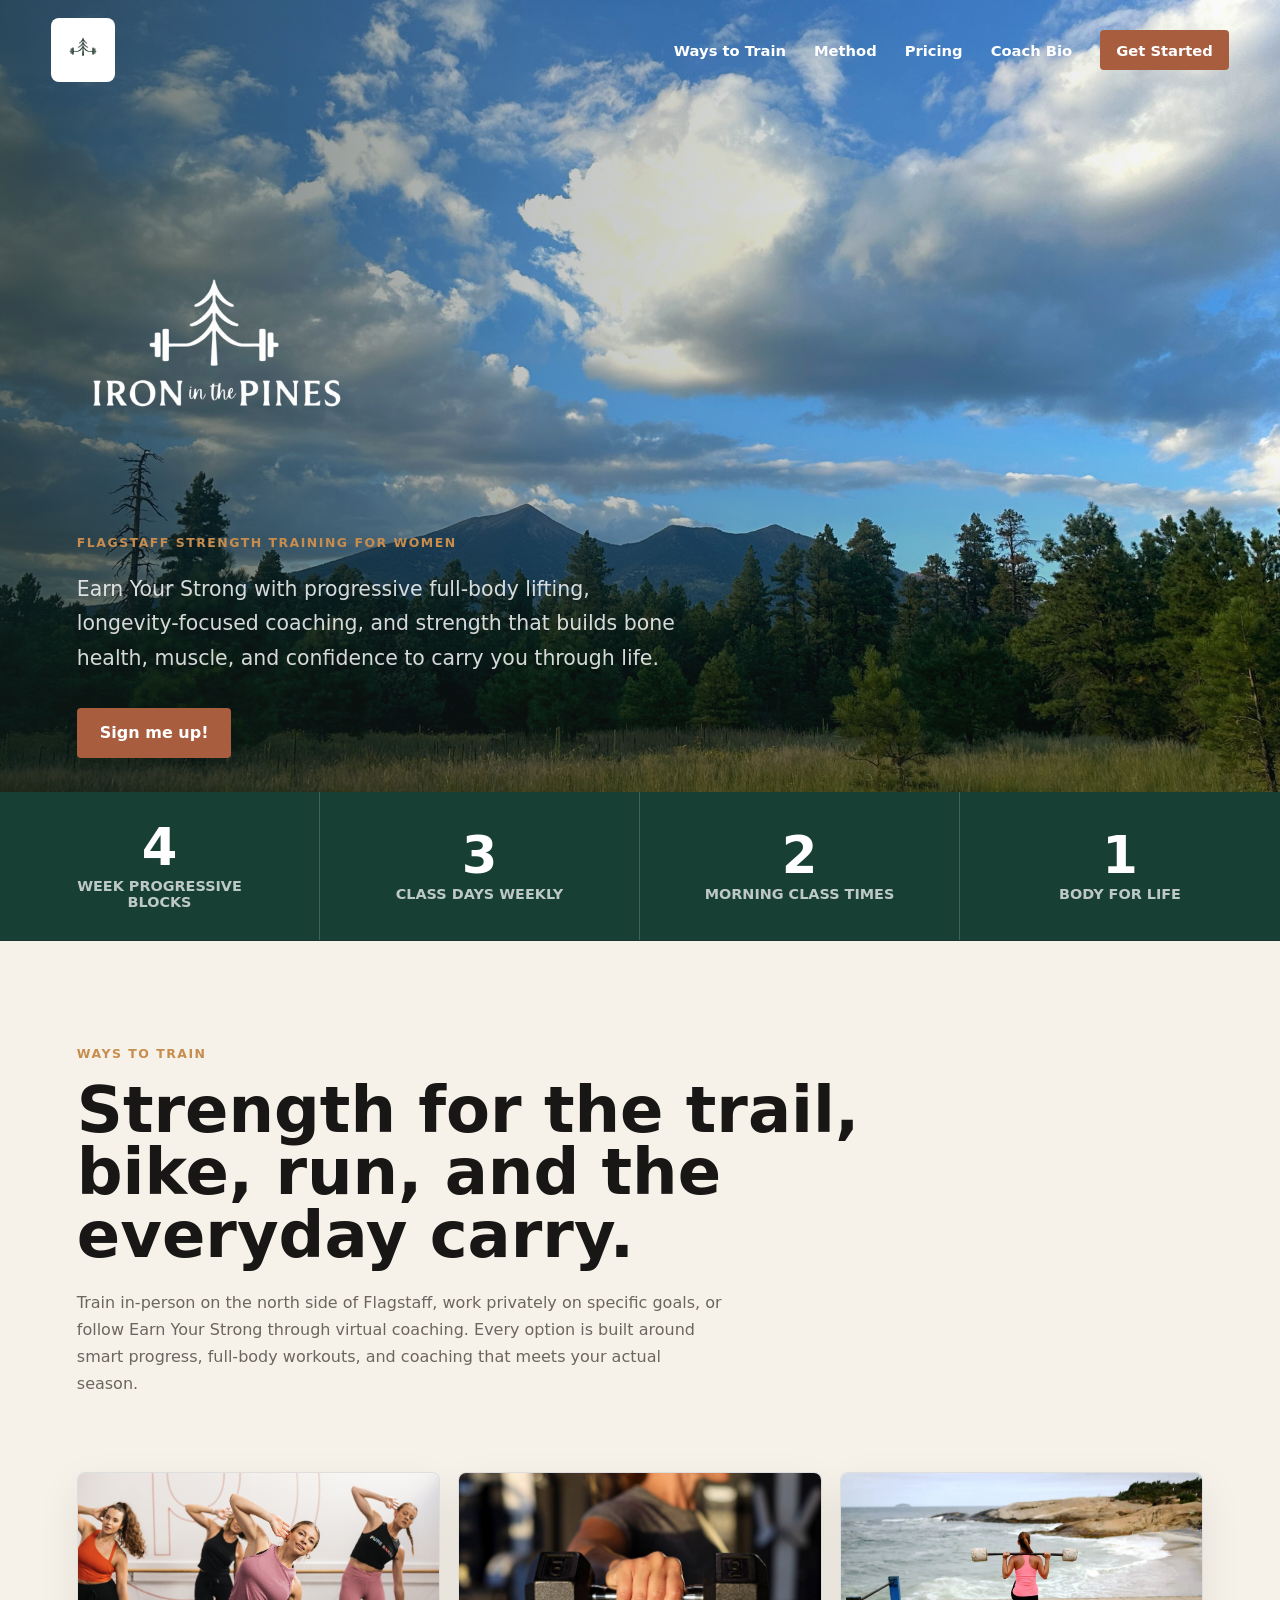
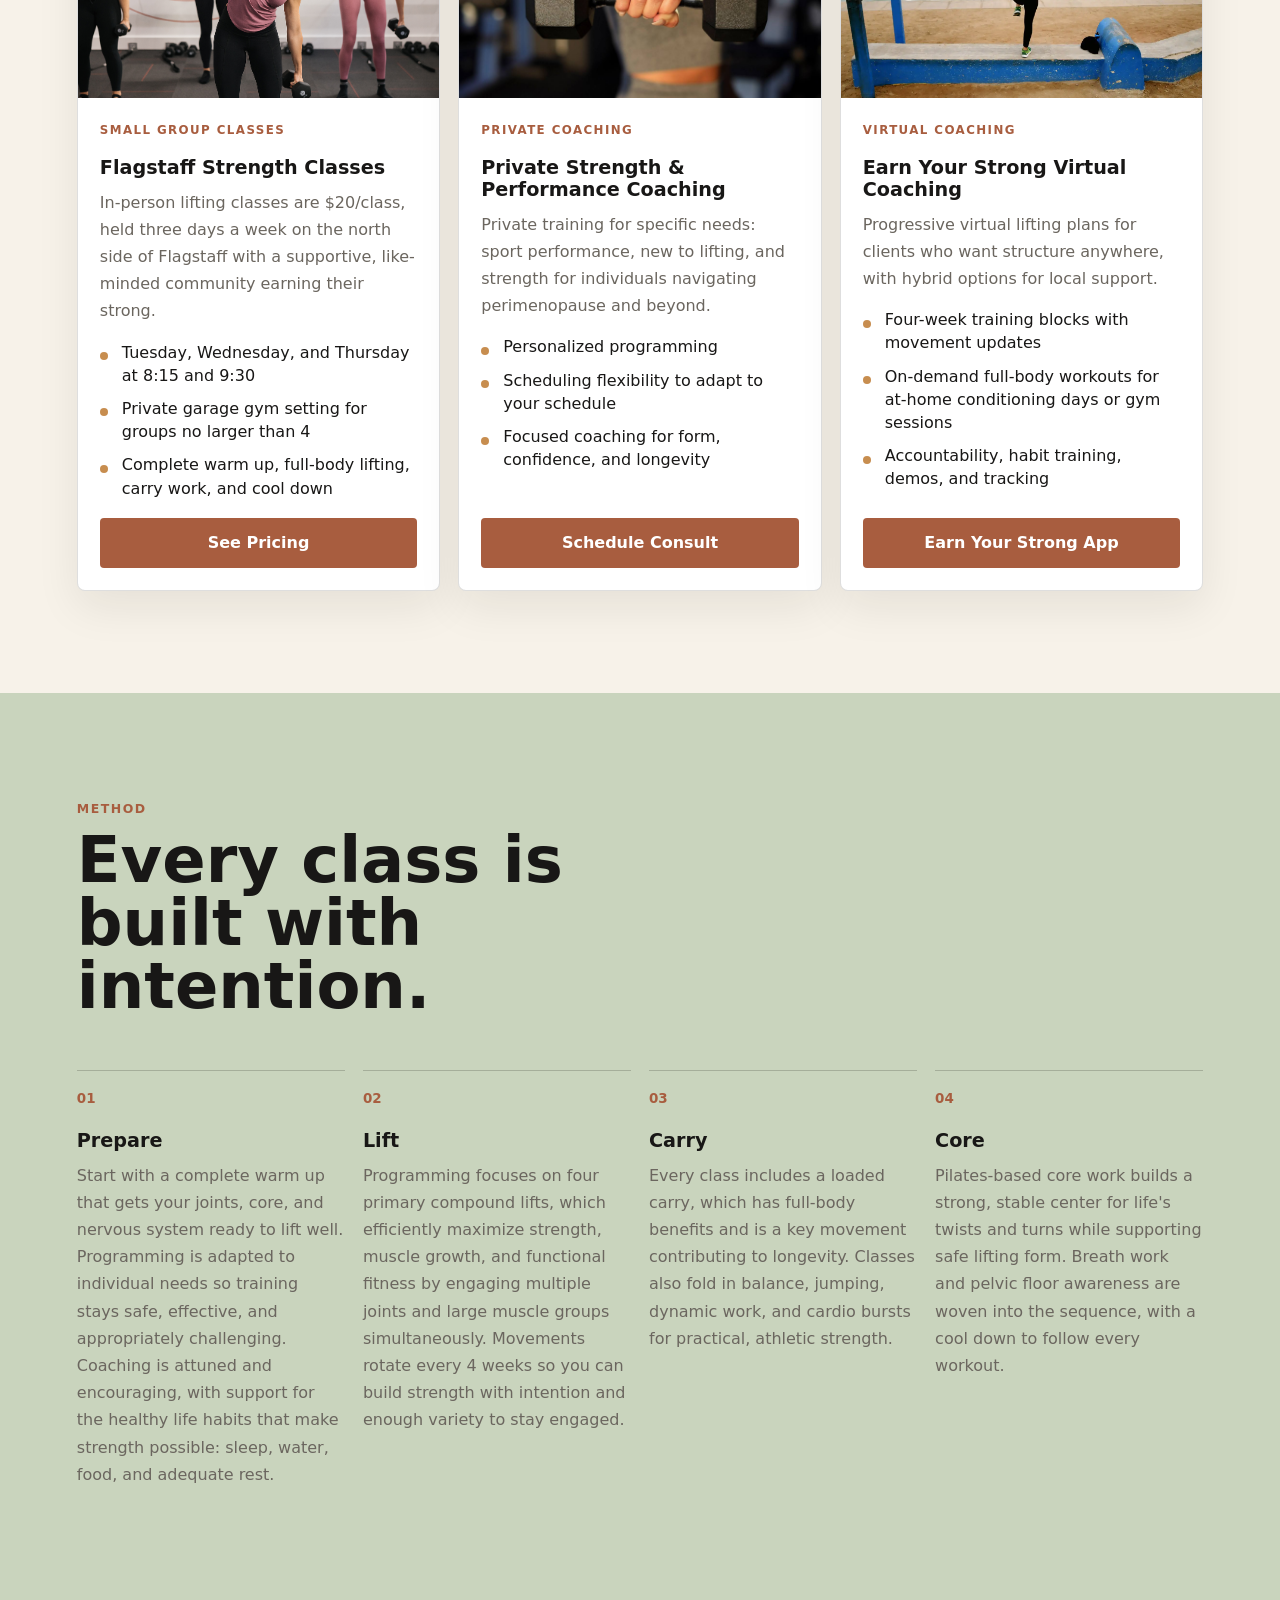
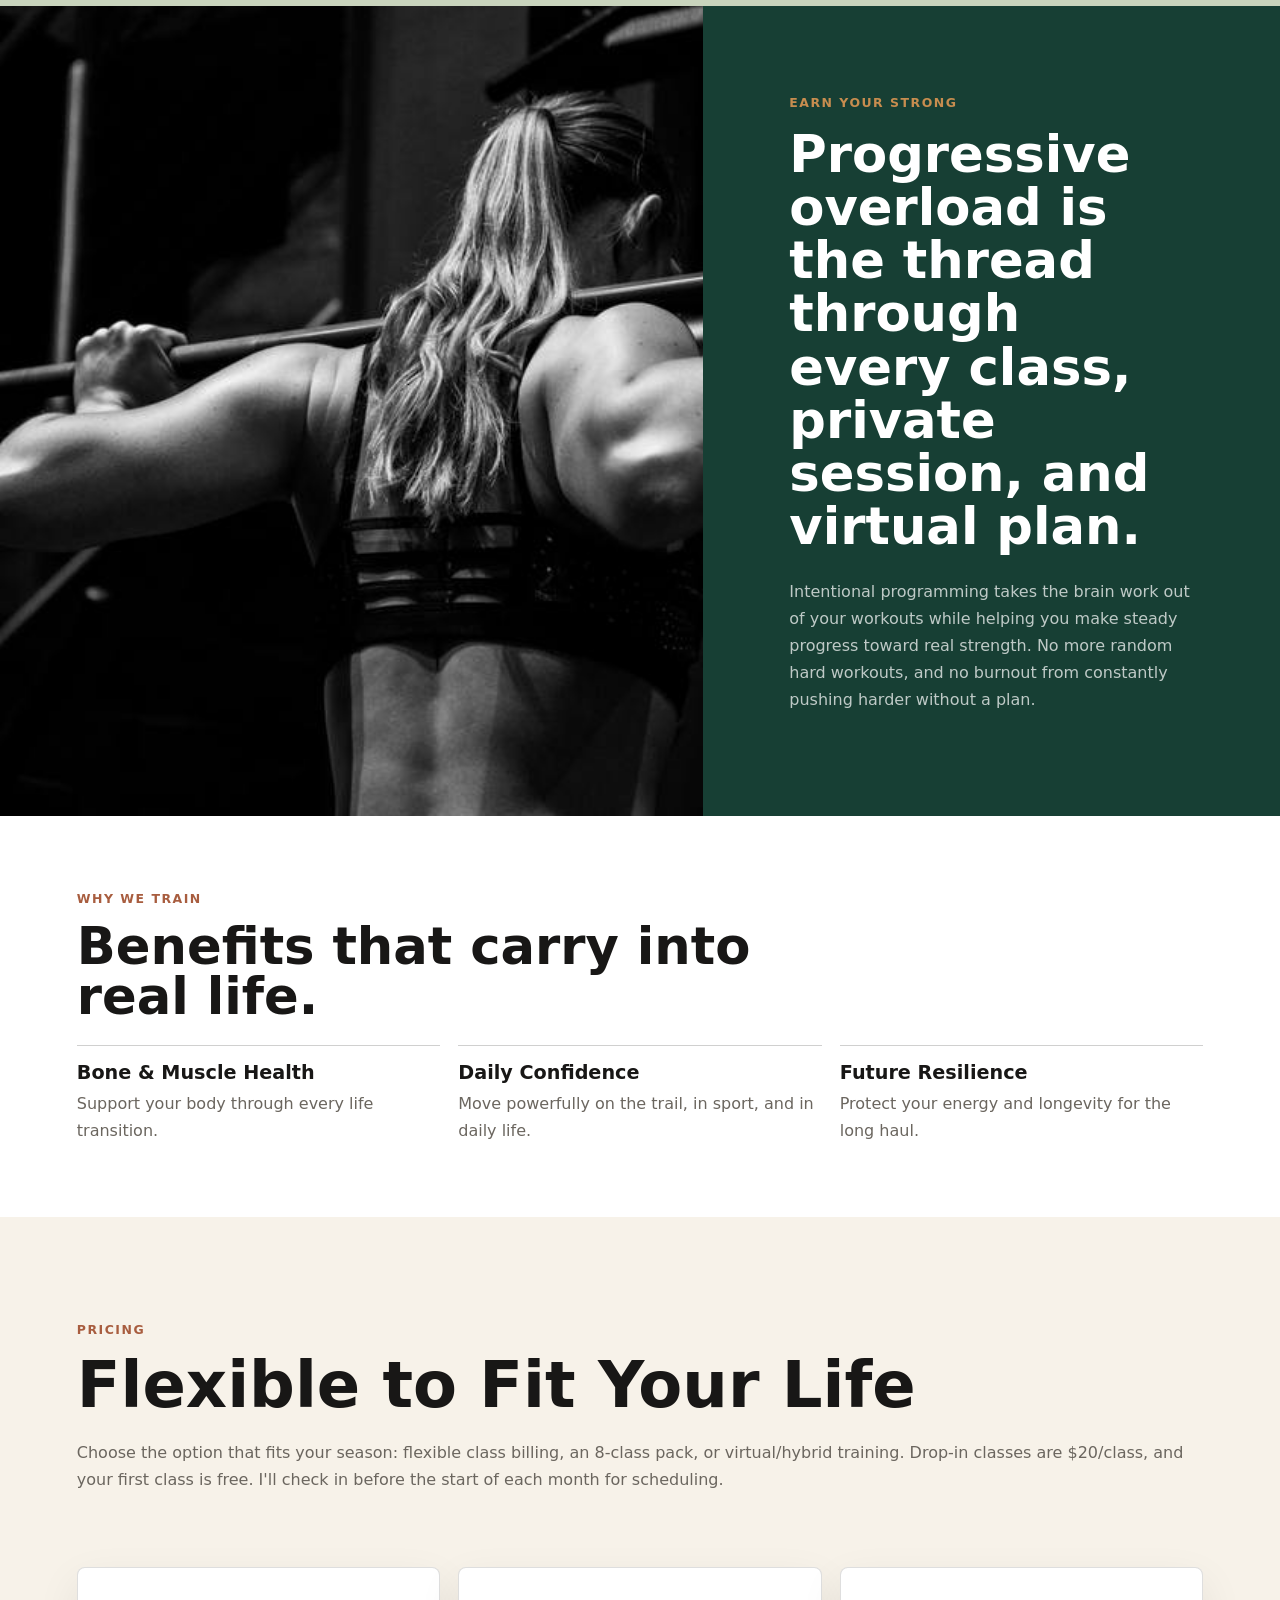
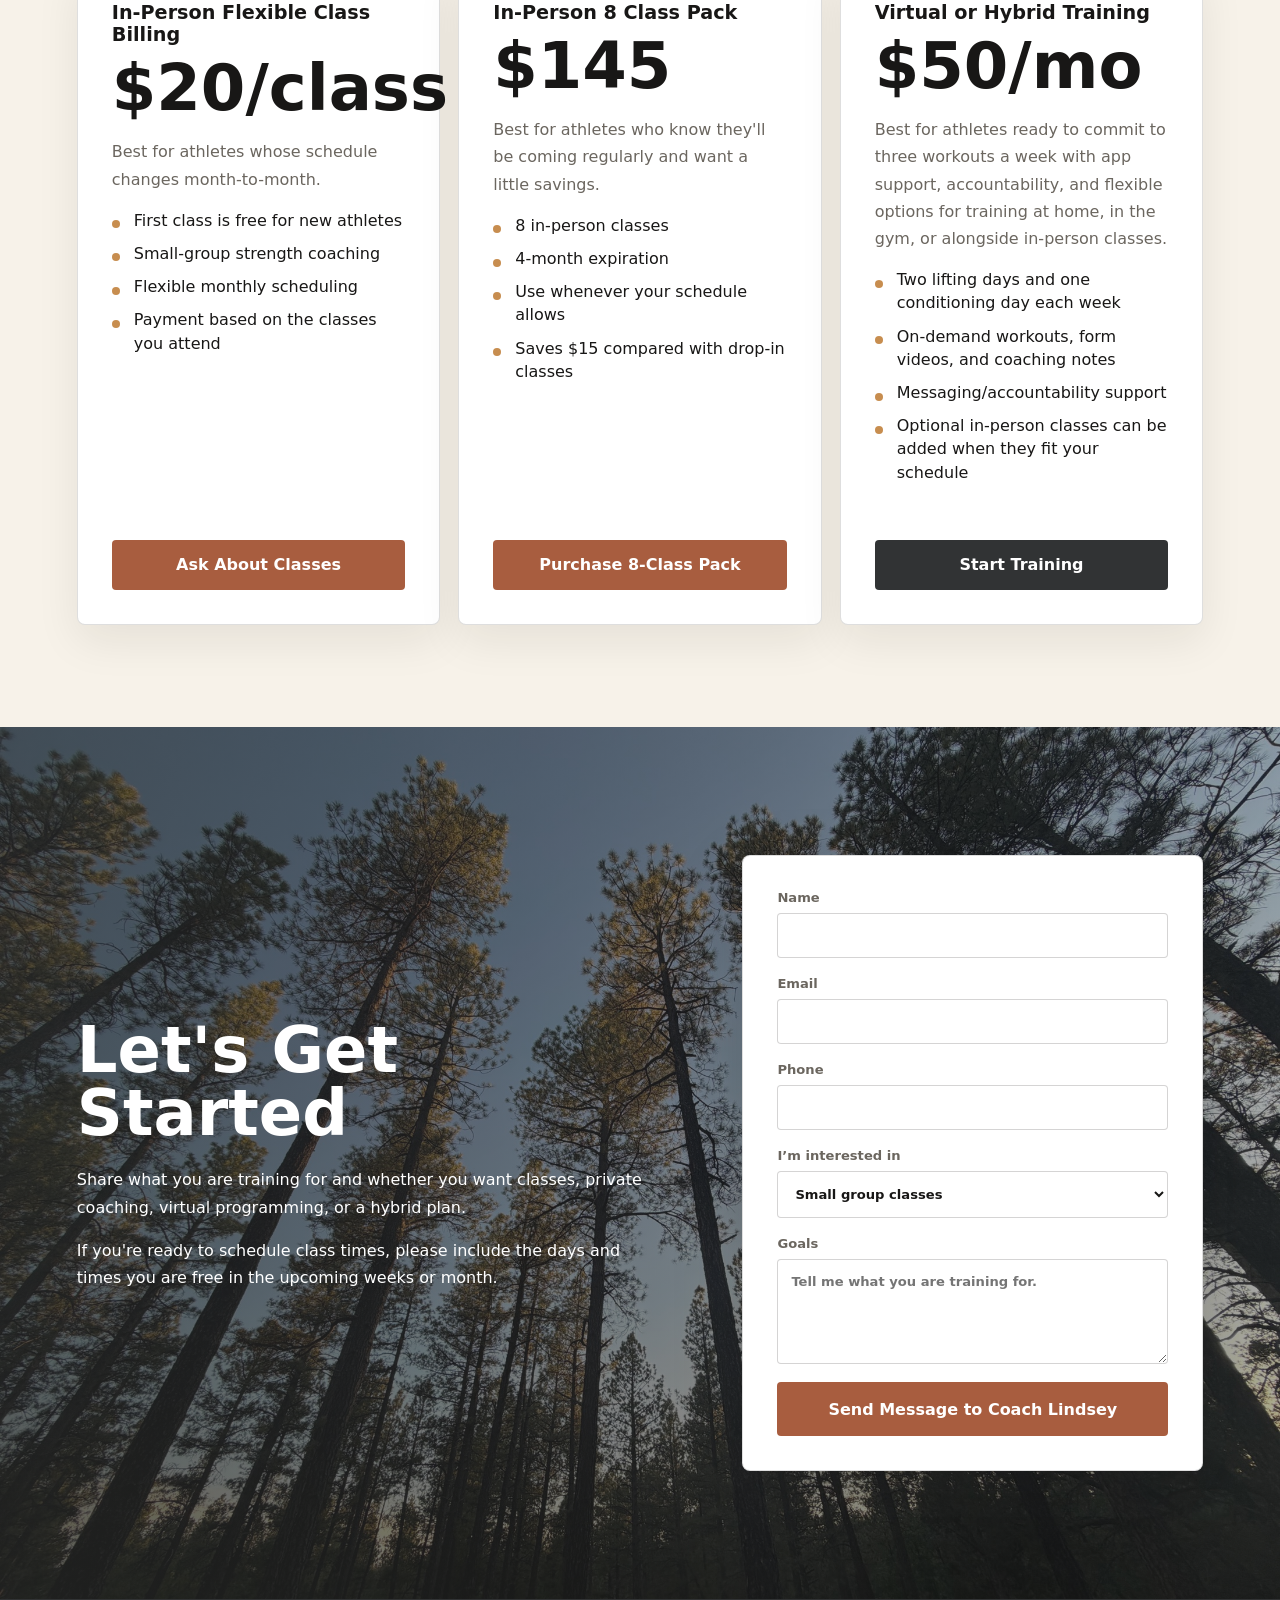
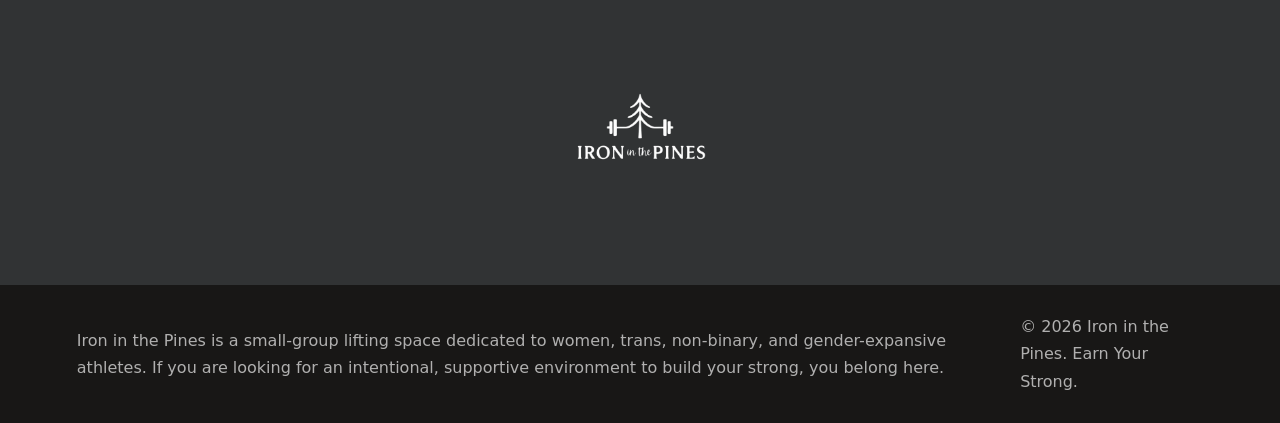
<file: index.html>
<!doctype html>
<html lang="en">
  <head>
    <meta charset="utf-8">
    <meta name="viewport" content="width=device-width, initial-scale=1">
    <title>Iron in the Pines | Earn Your Strong</title>
    <meta
      name="description"
      content="Flagstaff strength training for women, mountain bikers, runners, and outdoor athletes. In-person classes, private coaching, and Earn Your Strong virtual coaching."
    >
    <meta property="og:type" content="website">
    <meta property="og:title" content="Iron in the Pines | Earn Your Strong">
    <meta property="og:description" content="Flagstaff strength training for women. Small-group lifting, private coaching, and virtual strength programming.">
    <meta property="og:url" content="https://ironinthepines.com/">
    <meta property="og:image" content="https://ironinthepines.com/assets/social-preview.jpg">
    <meta property="og:image:width" content="1200">
    <meta property="og:image:height" content="1200">
    <meta name="twitter:card" content="summary_large_image">
    <meta name="twitter:title" content="Iron in the Pines | Earn Your Strong">
    <meta name="twitter:description" content="Flagstaff strength training for women. Small-group lifting, private coaching, and virtual strength programming.">
    <meta name="twitter:image" content="https://ironinthepines.com/assets/social-preview.jpg">
    <link rel="icon" href="/favicon.ico" sizes="any">
    <link rel="icon" type="image/png" sizes="32x32" href="/favicon-32x32.png">
    <link rel="apple-touch-icon" sizes="180x180" href="/apple-touch-icon.png">
    <link rel="preconnect" href="https://images.unsplash.com">
    <link rel="stylesheet" href="styles.css?v=20260614-whytrain">
  </head>
  <body>
    <header class="site-header" data-header>
      <a class="brand" href="#home" aria-label="Iron in the Pines home">
        <img class="brand-logo" src="assets/iron-pines-icon-green.png" alt="Iron in the Pines">
      </a>
      <button class="nav-toggle" type="button" aria-label="Open navigation" aria-expanded="false" data-nav-toggle>
        <span></span>
        <span></span>
      </button>
      <nav class="site-nav" data-nav>
        <a href="#programs">Ways to Train</a>
        <a href="#method">Method</a>
        <a href="#pricing">Pricing</a>
        <a href="coach.html">Coach Bio</a>
        <a class="nav-cta" href="#contact">Get Started</a>
      </nav>
    </header>

    <main id="home">
      <section class="hero">
        <div class="hero-media" role="img" aria-label="Mt Humphreys and pine trees near Flagstaff"></div>
        <div class="hero-overlay"></div>
        <div class="hero-content">
          <h1 class="hero-wordmark">
            <img src="assets/iron-pines-full-white.png" alt="Iron in the Pines">
          </h1>
          <p class="eyebrow hero-tagline">Flagstaff Strength Training for Women</p>
          <p class="hero-copy">
            Earn Your Strong with progressive full-body lifting, longevity-focused coaching, and strength that builds bone health, muscle, and confidence to carry you through life.
          </p>
          <div class="hero-actions" aria-label="Primary actions">
            <a class="button button-primary" href="#contact">Sign me up!</a>
          </div>
        </div>
      </section>

      <section class="intro-band" aria-label="Training focus">
        <div>
          <span class="metric">4</span>
          <span class="metric-label">week progressive blocks</span>
        </div>
        <div>
          <span class="metric">3</span>
          <span class="metric-label">class days weekly</span>
        </div>
        <div>
          <span class="metric">2</span>
          <span class="metric-label">morning class times</span>
        </div>
        <div>
          <span class="metric">1</span>
          <span class="metric-label">body for life</span>
        </div>
      </section>

      <section class="section section-split" id="programs">
        <div class="section-copy">
          <p class="eyebrow">Ways to Train</p>
          <h2>Strength for the trail, bike, run, and the everyday carry.</h2>
          <p>
            Train in-person on the north side of Flagstaff, work privately on specific goals, or follow Earn Your Strong through virtual coaching. Every option is built around smart progress, full-body workouts, and coaching that meets your actual season.
          </p>
        </div>
        <div class="program-grid">
          <article class="program-card">
            <img class="image-small-class" src="assets/small-class.png" alt="Women doing a small group dumbbell strength class">
            <div class="program-card-body">
              <p class="program-type">Small group classes</p>
              <h3>Flagstaff Strength Classes</h3>
              <p>In-person lifting classes are $20/class, held three days a week on the north side of Flagstaff with a supportive, like-minded community earning their strong.</p>
              <ul>
                <li>Tuesday, Wednesday, and Thursday at 8:15 and 9:30</li>
                <li>Private garage gym setting for groups no larger than 4</li>
                <li>Complete warm up, full-body lifting, carry work, and cool down</li>
              </ul>
              <div class="card-actions">
                <a class="button button-primary" href="#pricing">See Pricing</a>
              </div>
            </div>
          </article>
          <article class="program-card">
            <img class="image-coaching" src="assets/woman-dumbbell.jpg" alt="Woman holding a dumbbell during strength training">
            <div class="program-card-body">
              <p class="program-type">Private coaching</p>
              <h3>Private Strength & Performance Coaching</h3>
              <p>Private training for specific needs: sport performance, new to lifting, and strength for individuals navigating perimenopause and beyond.</p>
              <ul>
                <li>Personalized programming</li>
                <li>Scheduling flexibility to adapt to your schedule</li>
                <li>Focused coaching for form, confidence, and longevity</li>
              </ul>
              <div class="card-actions">
                <a class="button button-primary" href="https://calendly.com/ironinthepines/30min">Schedule Consult</a>
              </div>
            </div>
          </article>
          <article class="program-card">
            <img class="image-virtual" src="assets/virtual-training.webp" alt="Woman doing a virtual strength workout outdoors">
            <div class="program-card-body">
              <p class="program-type">Virtual coaching</p>
              <h3>Earn Your Strong Virtual Coaching</h3>
              <p>Progressive virtual lifting plans for clients who want structure anywhere, with hybrid options for local support.</p>
              <ul>
                <li>Four-week training blocks with movement updates</li>
                <li>On-demand full-body workouts for at-home conditioning days or gym sessions</li>
                <li>Accountability, habit training, demos, and tracking</li>
              </ul>
              <div class="card-actions">
                <a class="button button-primary" href="https://package.everfit.io/PF368606">Earn Your Strong App</a>
              </div>
            </div>
          </article>
        </div>
      </section>

      <section class="section method-section" id="method">
        <div class="section-heading">
          <p class="eyebrow">Method</p>
          <h2>Every class is built with intention.</h2>
        </div>
        <div class="method-grid">
          <div class="method-item">
            <span>01</span>
            <h3>Prepare</h3>
            <p>Start with a complete warm up that gets your joints, core, and nervous system ready to lift well. Programming is adapted to individual needs so training stays safe, effective, and appropriately challenging. Coaching is attuned and encouraging, with support for the healthy life habits that make strength possible: sleep, water, food, and adequate rest.</p>
          </div>
          <div class="method-item">
            <span>02</span>
            <h3>Lift</h3>
            <p>Programming focuses on four primary compound lifts, which efficiently maximize strength, muscle growth, and functional fitness by engaging multiple joints and large muscle groups simultaneously. Movements rotate every 4 weeks so you can build strength with intention and enough variety to stay engaged.</p>
          </div>
          <div class="method-item">
            <span>03</span>
            <h3>Carry</h3>
            <p>Every class includes a loaded carry, which has full-body benefits and is a key movement contributing to longevity. Classes also fold in balance, jumping, dynamic work, and cardio bursts for practical, athletic strength.</p>
          </div>
          <div class="method-item">
            <span>04</span>
            <h3>Core</h3>
            <p>Pilates-based core work builds a strong, stable center for life's twists and turns while supporting safe lifting form. Breath work and pelvic floor awareness are woven into the sequence, with a cool down to follow every workout.</p>
          </div>
        </div>
      </section>

      <section class="quote-section" id="results">
        <div class="quote-image" role="img" aria-label="Woman lifting a barbell"></div>
        <div class="quote-copy">
          <p class="eyebrow">Earn Your Strong</p>
          <blockquote>
            Progressive overload is the thread through every class, private session, and virtual plan.
          </blockquote>
          <p class="quote-name">Intentional programming takes the brain work out of your workouts while helping you make steady progress toward real strength. No more random hard workouts, and no burnout from constantly pushing harder without a plan.</p>
        </div>
      </section>

      <section class="section details-section">
        <div class="section-heading">
          <p class="eyebrow">Why We Train</p>
          <h2>Benefits that carry into real life.</h2>
        </div>
        <div class="details-grid">
          <article>
            <h3>Bone & Muscle Health</h3>
            <p>Support your body through every life transition.</p>
          </article>
          <article>
            <h3>Daily Confidence</h3>
            <p>Move powerfully on the trail, in sport, and in daily life.</p>
          </article>
          <article>
            <h3>Future Resilience</h3>
            <p>Protect your energy and longevity for the long haul.</p>
          </article>
        </div>
      </section>

      <section class="pricing-section" id="pricing">
        <div class="pricing-copy">
          <p class="eyebrow">Pricing</p>
          <h2>Flexible to Fit Your Life</h2>
          <p>
            Choose the option that fits your season: flexible class billing, an 8-class pack, or virtual/hybrid training. Drop-in classes are $20/class, and your first class is free. I'll check in before the start of each month for scheduling.
          </p>
        </div>
        <div class="pricing-grid">
          <article id="flexible-class-billing">
            <h3>In-Person Flexible Class Billing</h3>
            <p class="price">$20/class</p>
            <p>Best for athletes whose schedule changes month-to-month.</p>
            <ul>
              <li>First class is free for new athletes</li>
              <li>Small-group strength coaching</li>
              <li>Flexible monthly scheduling</li>
              <li>Payment based on the classes you attend</li>
            </ul>
            <a class="button button-primary" href="#contact">Ask About Classes</a>
          </article>
          <article id="stripe-8-pack">
            <h3>In-Person 8 Class Pack</h3>
            <p class="price">$145</p>
            <p>Best for athletes who know they'll be coming regularly and want a little savings.</p>
            <ul>
              <li>8 in-person classes</li>
              <li>4-month expiration</li>
              <li>Use whenever your schedule allows</li>
              <li>Saves $15 compared with drop-in classes</li>
            </ul>
            <a class="button button-primary" href="https://buy.stripe.com/7sYcN6fqAdhqcjS46ygrS03">Purchase 8-Class Pack</a>
          </article>
          <article id="virtual-training">
            <h3>Virtual or Hybrid Training</h3>
            <p class="price">$50/mo</p>
            <p>Best for athletes ready to commit to three workouts a week with app support, accountability, and flexible options for training at home, in the gym, or alongside in-person classes.</p>
            <ul>
              <li>Two lifting days and one conditioning day each week</li>
              <li>On-demand workouts, form videos, and coaching notes</li>
              <li>Messaging/accountability support</li>
              <li>Optional in-person classes can be added when they fit your schedule</li>
            </ul>
            <a class="button button-dark" href="https://package.everfit.io/PF368606">Start Training</a>
          </article>
        </div>
      </section>

      <section class="contact-section" id="contact">
        <div class="contact-copy">
          <h2>Let's Get Started</h2>
          <p>
            Share what you are training for and whether you want classes, private coaching, virtual programming, or a hybrid plan.
          </p>
          <p>
            If you're ready to schedule class times, please include the days and times you are free in the upcoming weeks or month.
          </p>
        </div>
        <form class="contact-form" action="https://formsubmit.co/ironinthepines@gmail.com" method="post">
          <input type="hidden" name="_subject" value="New Iron in the Pines inquiry">
          <input type="hidden" name="_template" value="table">
          <input type="hidden" name="_captcha" value="false">
          <input type="hidden" name="_next" value="http://ironinthepines.com/#contact">
          <input type="text" name="_honey" autocomplete="off" tabindex="-1" aria-hidden="true" class="form-honey">
          <label>
            Name
            <input name="name" type="text" autocomplete="name" required>
          </label>
          <label>
            Email
            <input name="email" type="email" autocomplete="email" required>
          </label>
          <label>
            Phone
            <input name="phone" type="tel" autocomplete="tel">
          </label>
          <label>
            I’m interested in
            <select name="program">
              <option>Small group classes</option>
              <option>Private sport-specific training</option>
              <option>Earn Your Strong virtual coaching</option>
              <option>Hybrid support</option>
            </select>
          </label>
          <label>
            Goals
            <textarea name="goals" rows="5" placeholder="Tell me what you are training for."></textarea>
          </label>
          <button class="button button-primary" type="submit">Send Message to Coach Lindsey</button>
        </form>
      </section>

      <section class="brand-band" aria-label="Iron in the Pines">
        <img src="assets/iron-pines-full-white.png" alt="Iron in the Pines">
      </section>
    </main>

    <footer class="site-footer">
      <p class="footer-inclusion-statement">Iron in the Pines is a small-group lifting space dedicated to women, trans, non-binary, and gender-expansive athletes. If you are looking for an intentional, supportive environment to build your strong, you belong here.</p>
      <p>&copy; <span data-year></span> Iron in the Pines. Earn Your Strong.</p>
    </footer>

    <script src="script.js"></script>
  </body>
</html>
</file>
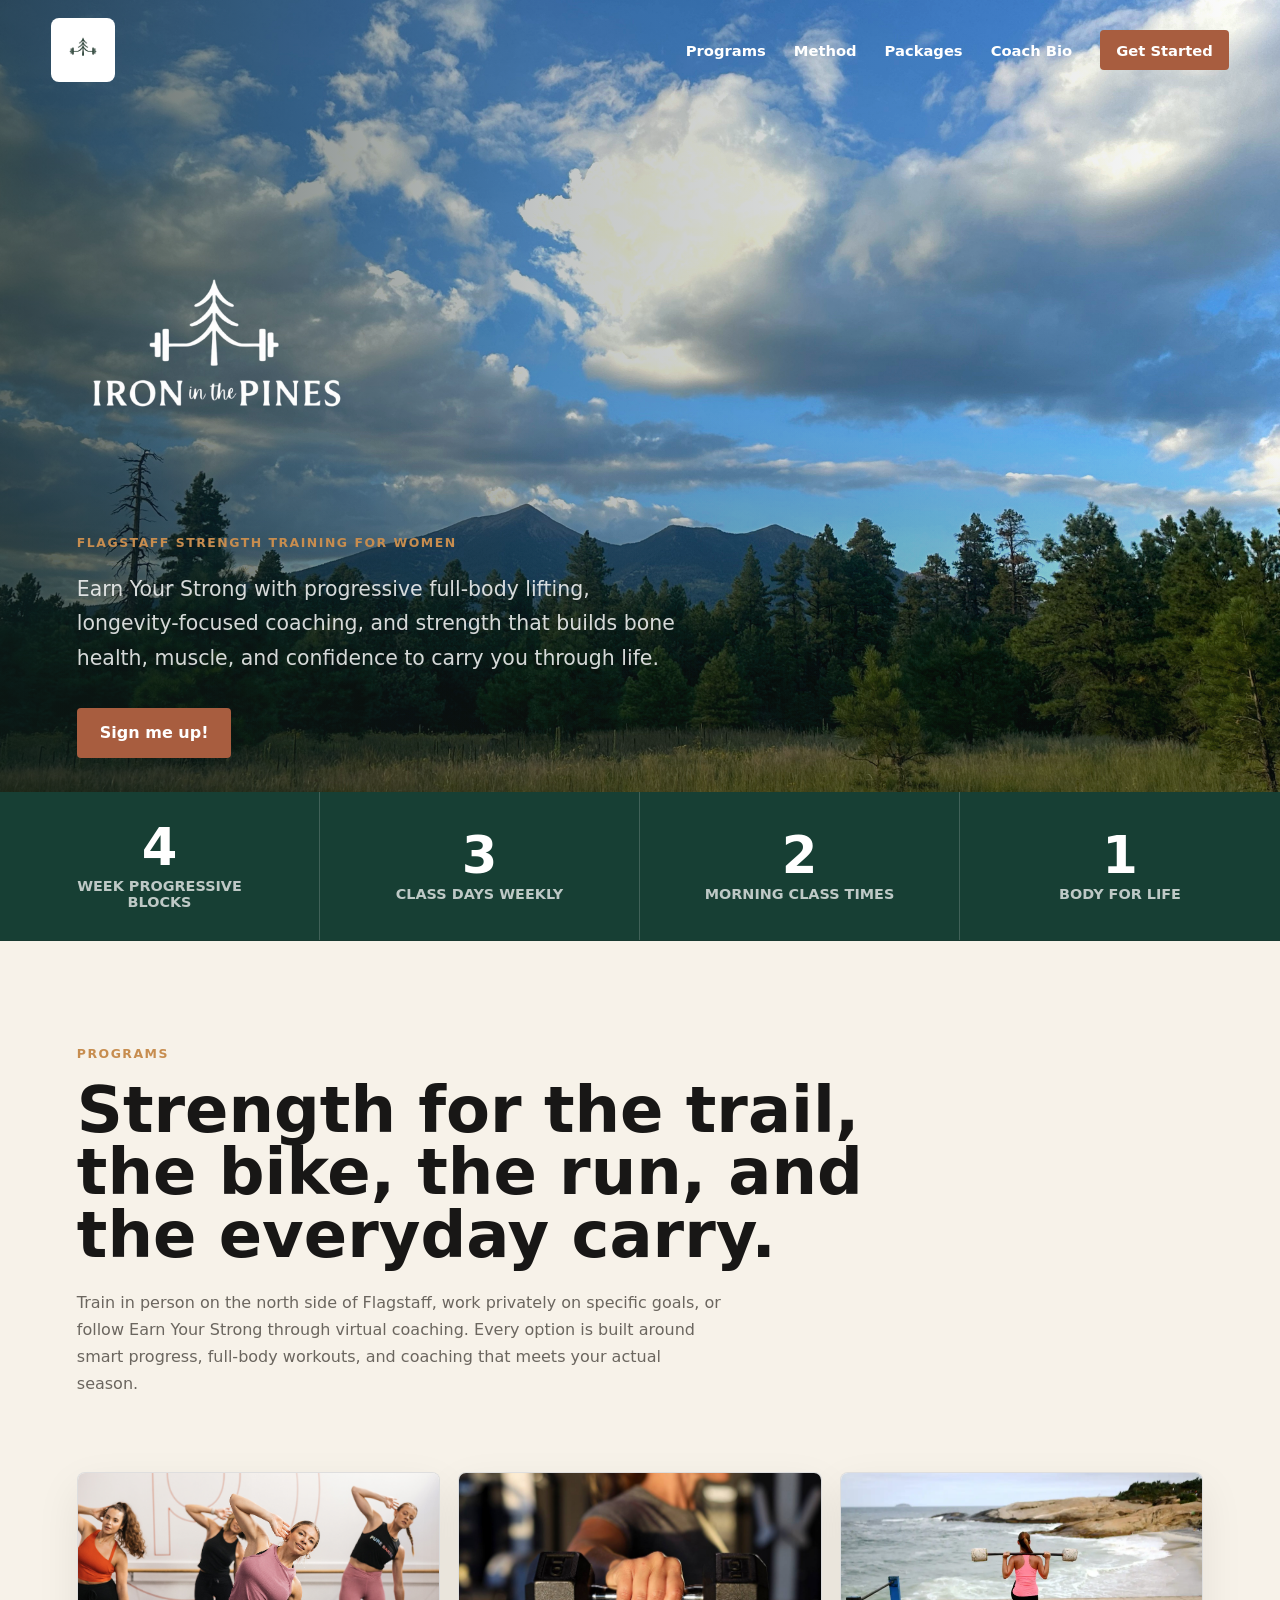
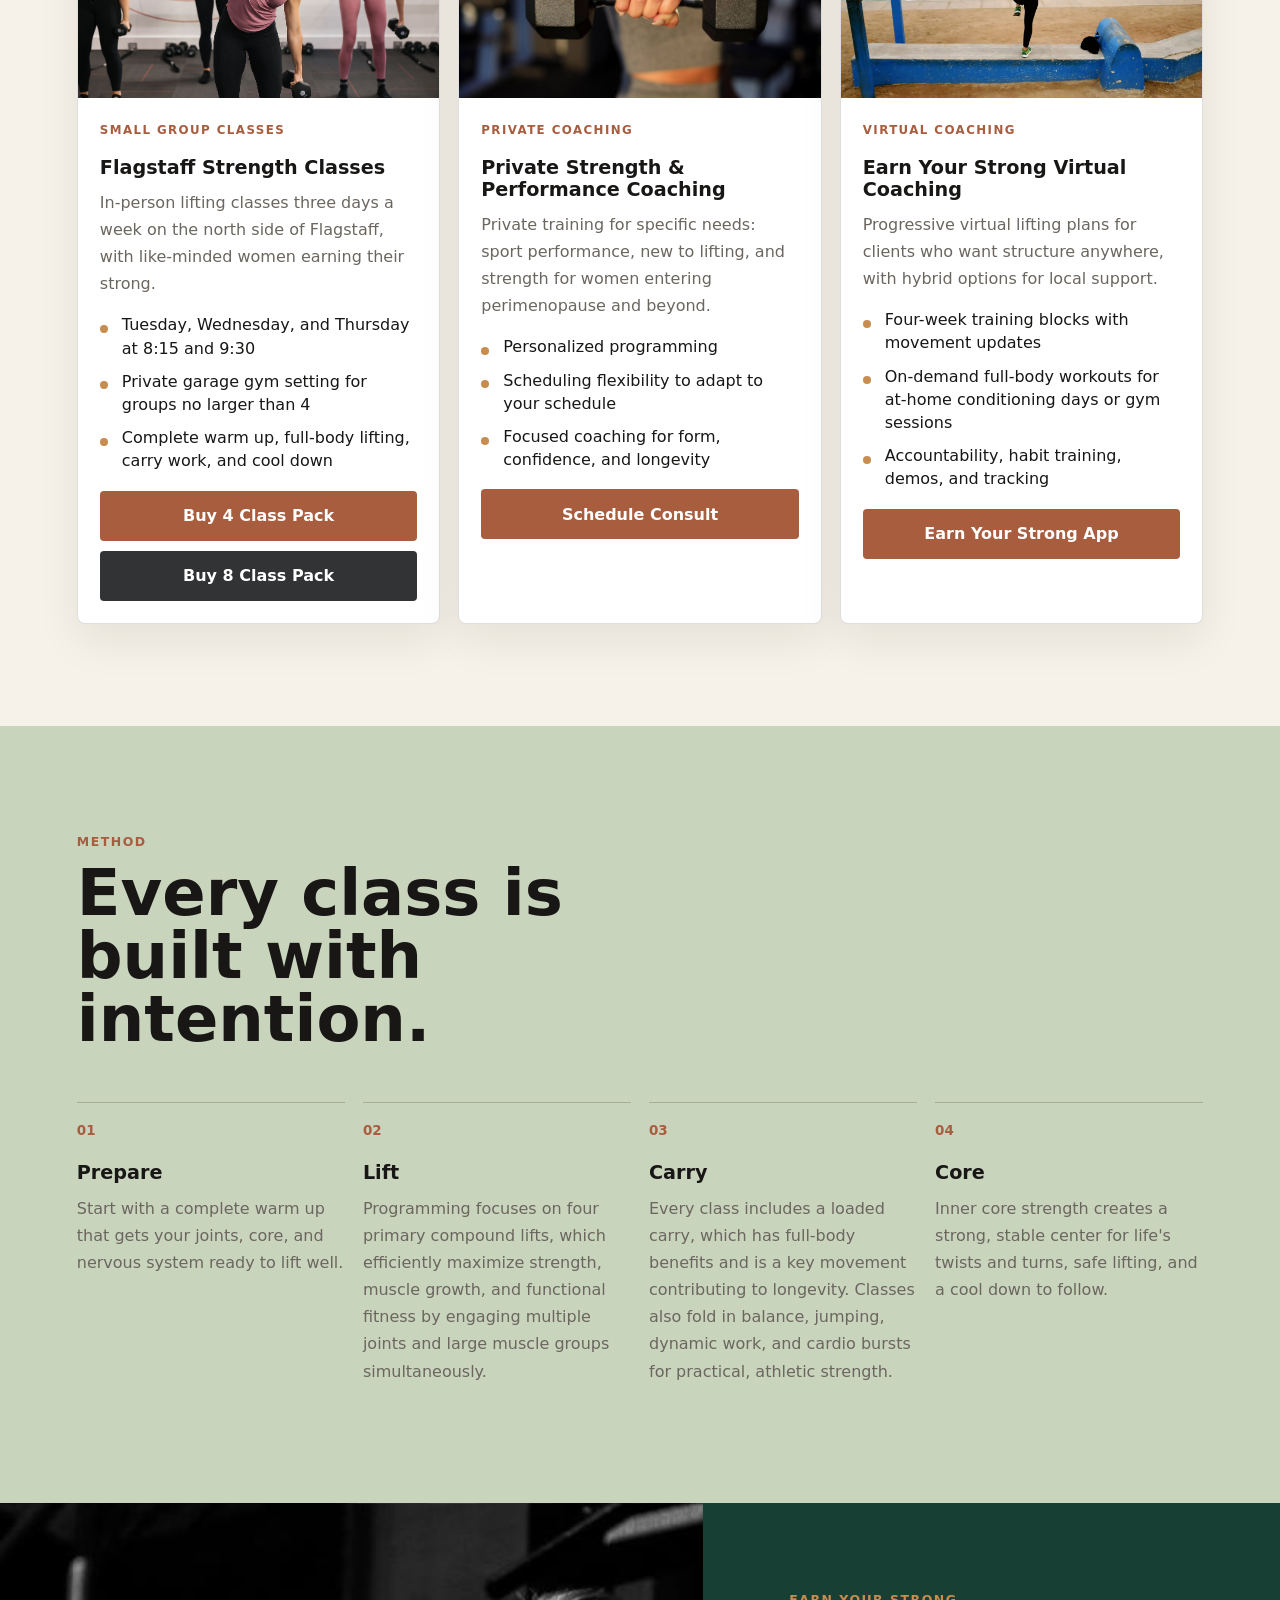
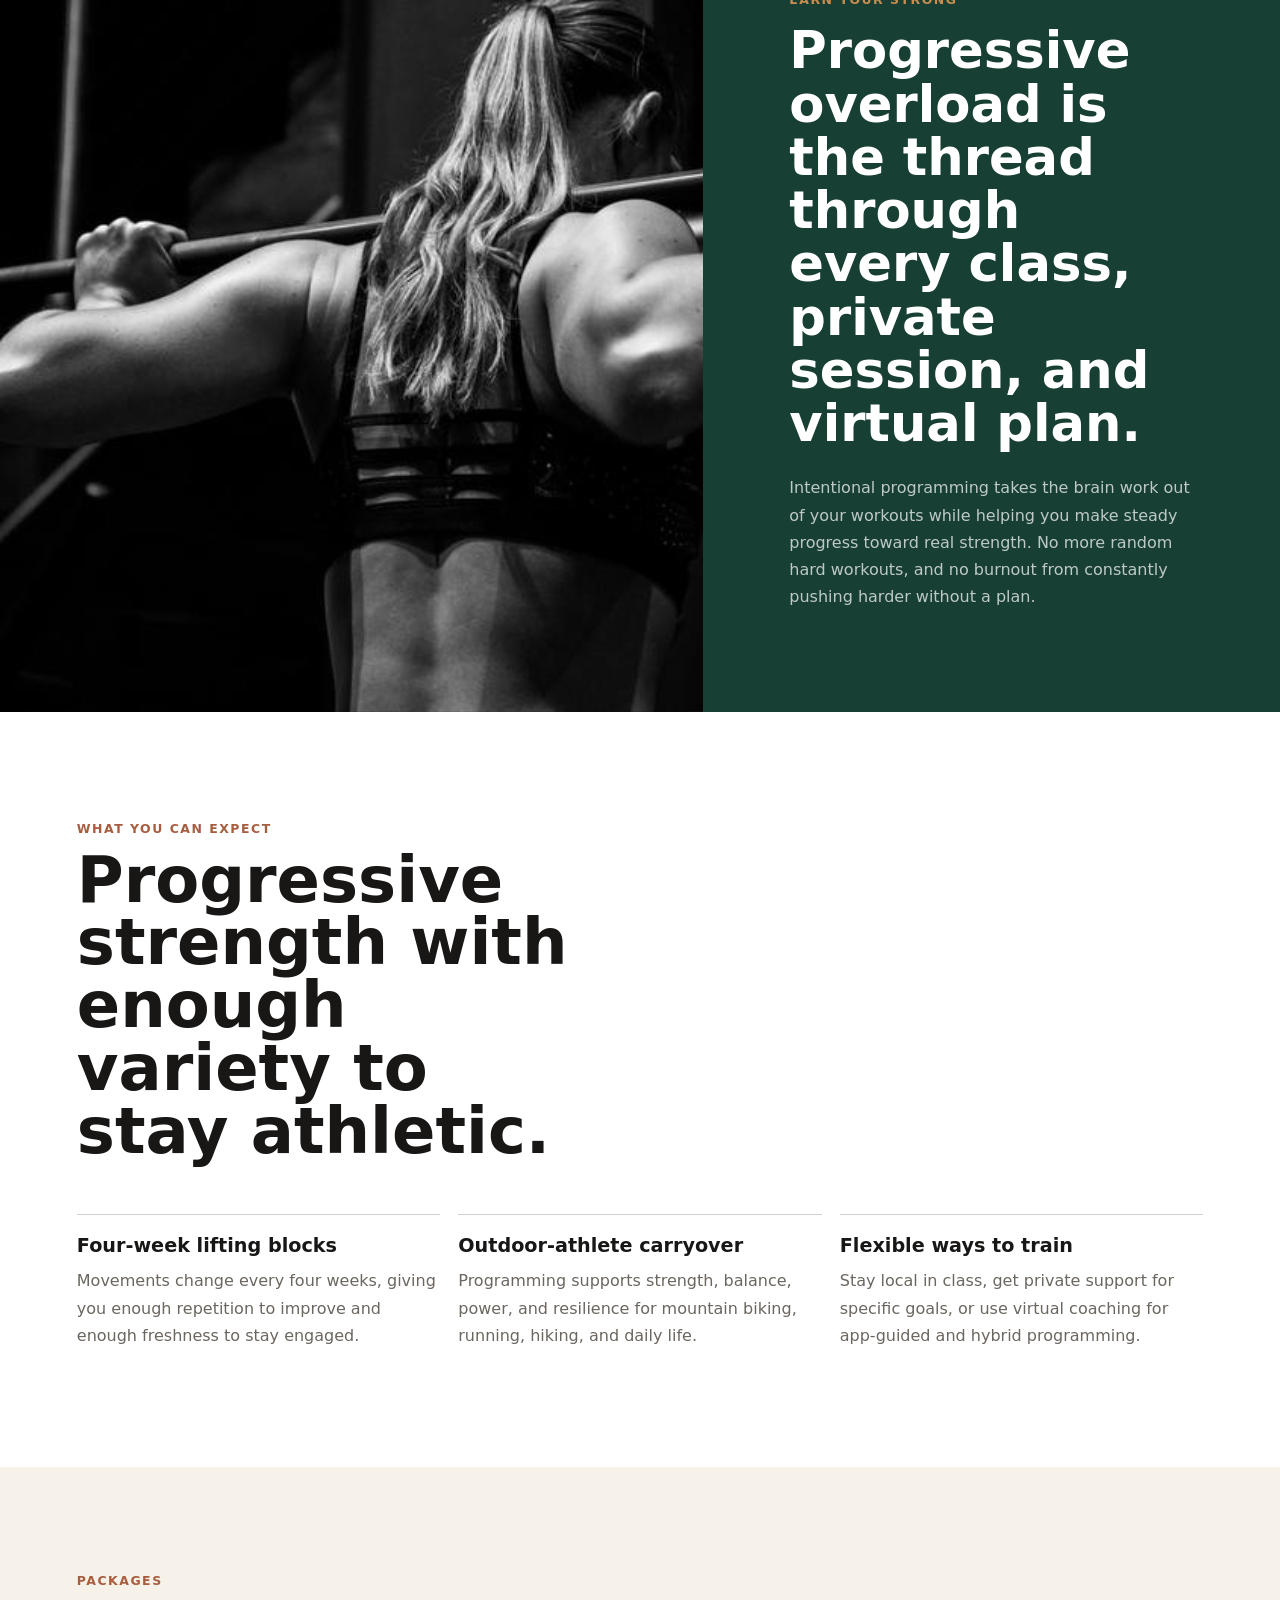
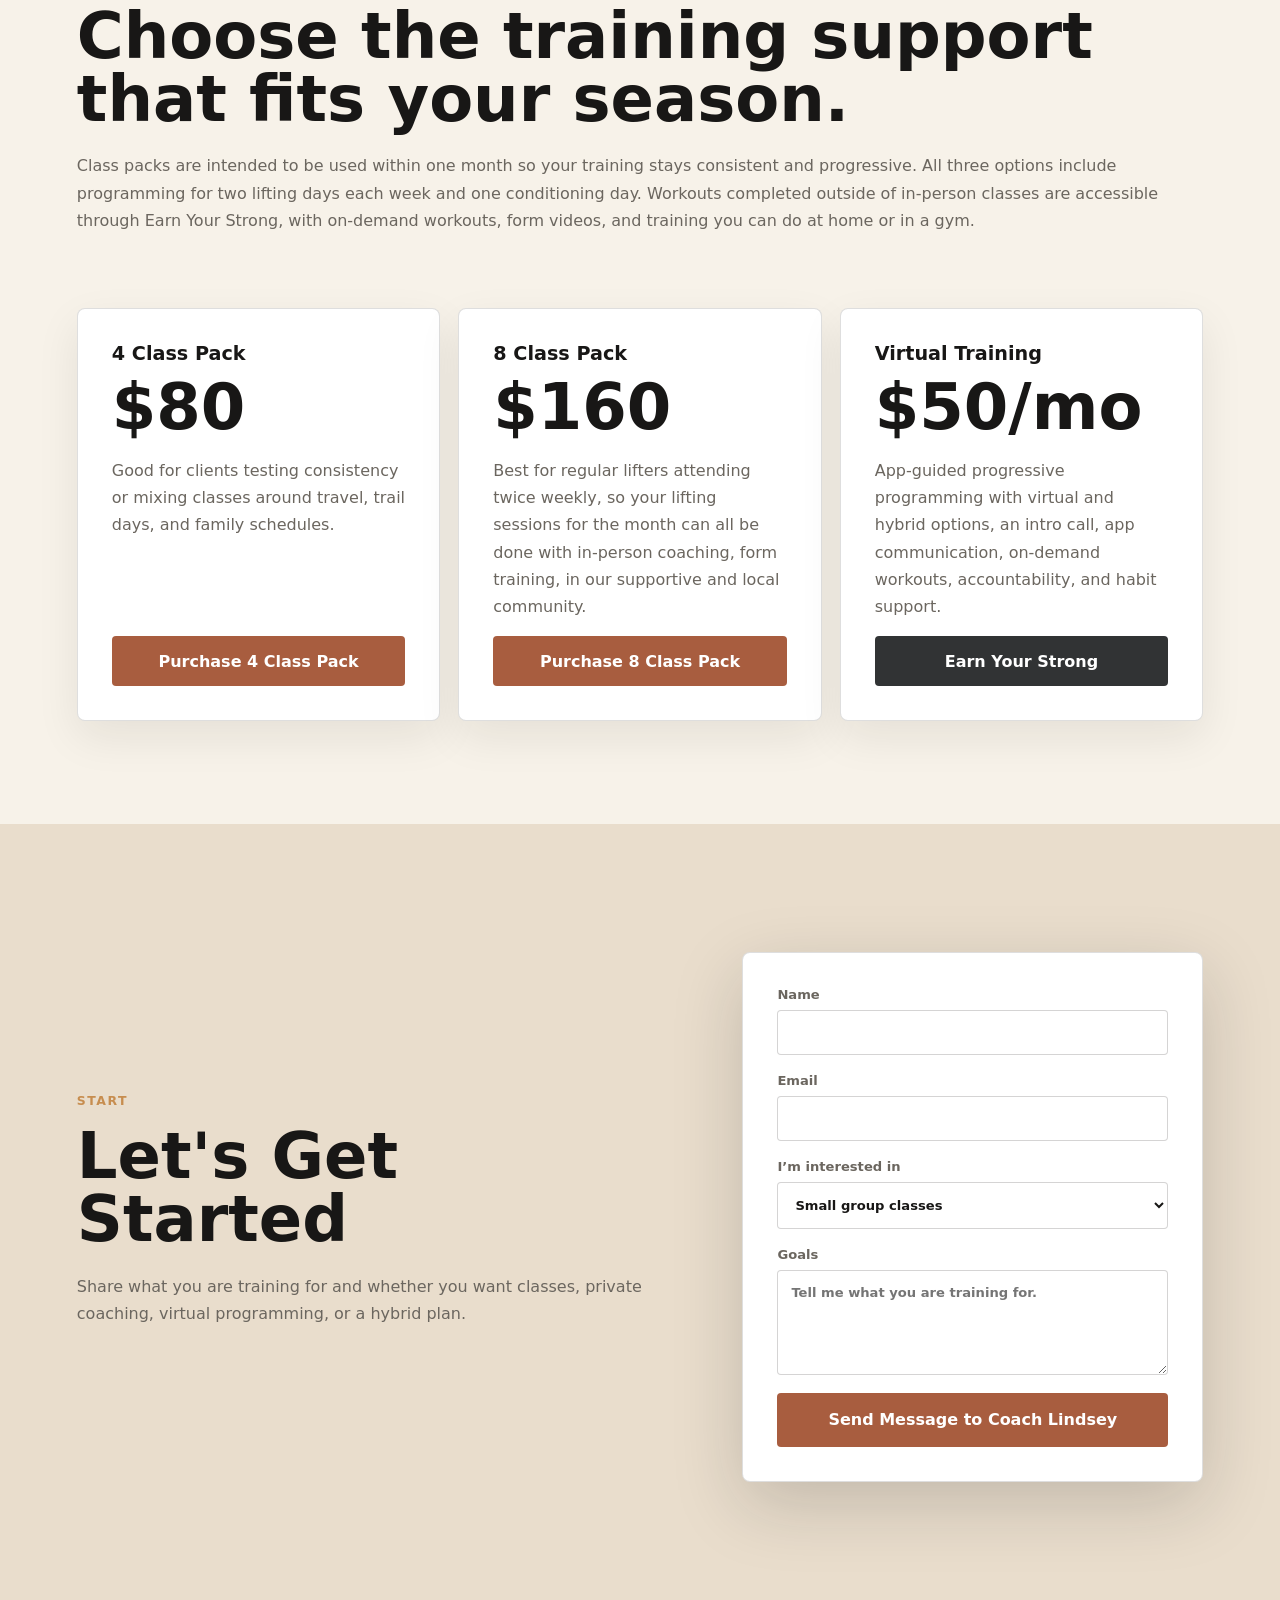
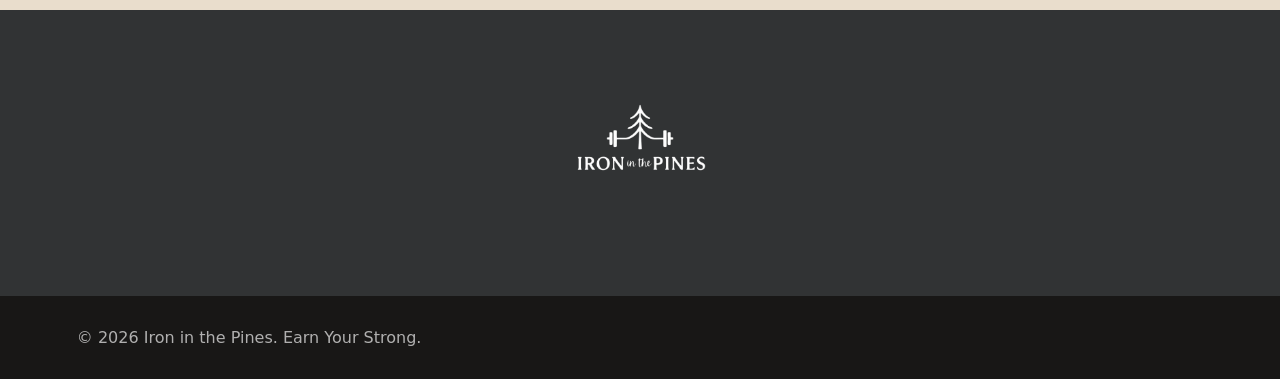
<file: github-upload/index.html>
<!doctype html>
<html lang="en">
  <head>
    <meta charset="utf-8">
    <meta name="viewport" content="width=device-width, initial-scale=1">
    <title>Iron in the Pines | Earn Your Strong</title>
    <meta
      name="description"
      content="Flagstaff strength training for women, mountain bikers, runners, and outdoor athletes. In-person classes, private coaching, and Earn Your Strong virtual coaching."
    >
    <link rel="preconnect" href="https://images.unsplash.com">
    <link rel="stylesheet" href="styles.css?v=20260613-logo">
  </head>
  <body>
    <header class="site-header" data-header>
      <a class="brand" href="#home" aria-label="Iron in the Pines home">
        <img class="brand-logo" src="assets/iron-pines-icon-green.png" alt="Iron in the Pines">
      </a>
      <button class="nav-toggle" type="button" aria-label="Open navigation" aria-expanded="false" data-nav-toggle>
        <span></span>
        <span></span>
      </button>
      <nav class="site-nav" data-nav>
        <a href="#programs">Programs</a>
        <a href="#method">Method</a>
        <a href="#pricing">Packages</a>
        <a href="coach.html">Coach Bio</a>
        <a class="nav-cta" href="#contact">Get Started</a>
      </nav>
    </header>

    <main id="home">
      <section class="hero">
        <div class="hero-media" role="img" aria-label="Mt Humphreys and pine trees near Flagstaff"></div>
        <div class="hero-overlay"></div>
        <div class="hero-content">
          <h1 class="hero-wordmark">
            <img src="assets/iron-pines-full-white.png" alt="Iron in the Pines">
          </h1>
          <p class="eyebrow hero-tagline">Flagstaff Strength Training for Women</p>
          <p class="hero-copy">
            Earn Your Strong with progressive full-body lifting, longevity-focused coaching, and strength that builds bone health, muscle, and confidence to carry you through life.
          </p>
          <div class="hero-actions" aria-label="Primary actions">
            <a class="button button-primary" href="#contact">Sign me up!</a>
          </div>
        </div>
      </section>

      <section class="intro-band" aria-label="Training focus">
        <div>
          <span class="metric">4</span>
          <span class="metric-label">week progressive blocks</span>
        </div>
        <div>
          <span class="metric">3</span>
          <span class="metric-label">class days weekly</span>
        </div>
        <div>
          <span class="metric">2</span>
          <span class="metric-label">morning class times</span>
        </div>
        <div>
          <span class="metric">1</span>
          <span class="metric-label">body for life</span>
        </div>
      </section>

      <section class="section section-split" id="programs">
        <div class="section-copy">
          <p class="eyebrow">Programs</p>
          <h2>Strength for the trail, the bike, the run, and the everyday carry.</h2>
          <p>
            Train in person on the north side of Flagstaff, work privately on specific goals, or follow Earn Your Strong through virtual coaching. Every option is built around smart progress, full-body workouts, and coaching that meets your actual season.
          </p>
        </div>
        <div class="program-grid">
          <article class="program-card">
            <img class="image-small-class" src="assets/small-class.png" alt="Women doing a small group dumbbell strength class">
            <div class="program-card-body">
              <p class="program-type">Small group classes</p>
              <h3>Flagstaff Strength Classes</h3>
              <p>In-person lifting classes three days a week on the north side of Flagstaff, with like-minded women earning their strong.</p>
              <ul>
                <li>Tuesday, Wednesday, and Thursday at 8:15 and 9:30</li>
                <li>Private garage gym setting for groups no larger than 4</li>
                <li>Complete warm up, full-body lifting, carry work, and cool down</li>
              </ul>
              <div class="card-actions">
                <a class="button button-primary" href="https://buy.stripe.com/aFa4gA1zK4KU83C46ygrS00">Buy 4 Class Pack</a>
                <a class="button button-dark" href="https://buy.stripe.com/00w14oemw2CM5Vu8mOgrS02">Buy 8 Class Pack</a>
              </div>
            </div>
          </article>
          <article class="program-card">
            <img class="image-coaching" src="assets/woman-dumbbell.jpg" alt="Woman holding a dumbbell during strength training">
            <div class="program-card-body">
              <p class="program-type">Private coaching</p>
              <h3>Private Strength & Performance Coaching</h3>
              <p>Private training for specific needs: sport performance, new to lifting, and strength for women entering perimenopause and beyond.</p>
              <ul>
                <li>Personalized programming</li>
                <li>Scheduling flexibility to adapt to your schedule</li>
                <li>Focused coaching for form, confidence, and longevity</li>
              </ul>
              <div class="card-actions">
                <a class="button button-primary" href="https://calendly.com/ironinthepines/30min">Schedule Consult</a>
              </div>
            </div>
          </article>
          <article class="program-card">
            <img class="image-virtual" src="assets/virtual-training.webp" alt="Woman doing a virtual strength workout outdoors">
            <div class="program-card-body">
              <p class="program-type">Virtual coaching</p>
              <h3>Earn Your Strong Virtual Coaching</h3>
              <p>Progressive virtual lifting plans for clients who want structure anywhere, with hybrid options for local support.</p>
              <ul>
                <li>Four-week training blocks with movement updates</li>
                <li>On-demand full-body workouts for at-home conditioning days or gym sessions</li>
                <li>Accountability, habit training, demos, and tracking</li>
              </ul>
              <div class="card-actions">
                <a class="button button-primary" href="https://pro.everfit.io/ironinthepines">Earn Your Strong App</a>
              </div>
            </div>
          </article>
        </div>
      </section>

      <section class="section method-section" id="method">
        <div class="section-heading">
          <p class="eyebrow">Method</p>
          <h2>Every class is built with intention.</h2>
        </div>
        <div class="method-grid">
          <div class="method-item">
            <span>01</span>
            <h3>Prepare</h3>
            <p>Start with a complete warm up that gets your joints, core, and nervous system ready to lift well.</p>
          </div>
          <div class="method-item">
            <span>02</span>
            <h3>Lift</h3>
            <p>Programming focuses on four primary compound lifts, which efficiently maximize strength, muscle growth, and functional fitness by engaging multiple joints and large muscle groups simultaneously.</p>
          </div>
          <div class="method-item">
            <span>03</span>
            <h3>Carry</h3>
            <p>Every class includes a loaded carry, which has full-body benefits and is a key movement contributing to longevity. Classes also fold in balance, jumping, dynamic work, and cardio bursts for practical, athletic strength.</p>
          </div>
          <div class="method-item">
            <span>04</span>
            <h3>Core</h3>
            <p>Inner core strength creates a strong, stable center for life's twists and turns, safe lifting, and a cool down to follow.</p>
          </div>
        </div>
      </section>

      <section class="quote-section" id="results">
        <div class="quote-image" role="img" aria-label="Woman lifting a barbell"></div>
        <div class="quote-copy">
          <p class="eyebrow">Earn Your Strong</p>
          <blockquote>
            Progressive overload is the thread through every class, private session, and virtual plan.
          </blockquote>
          <p class="quote-name">Intentional programming takes the brain work out of your workouts while helping you make steady progress toward real strength. No more random hard workouts, and no burnout from constantly pushing harder without a plan.</p>
        </div>
      </section>

      <section class="section details-section">
        <div class="section-heading">
          <p class="eyebrow">What you can expect</p>
          <h2>Progressive strength with enough variety to stay athletic.</h2>
        </div>
        <div class="details-grid">
          <article>
            <h3>Four-week lifting blocks</h3>
            <p>Movements change every four weeks, giving you enough repetition to improve and enough freshness to stay engaged.</p>
          </article>
          <article>
            <h3>Outdoor-athlete carryover</h3>
            <p>Programming supports strength, balance, power, and resilience for mountain biking, running, hiking, and daily life.</p>
          </article>
          <article>
            <h3>Flexible ways to train</h3>
            <p>Stay local in class, get private support for specific goals, or use virtual coaching for app-guided and hybrid programming.</p>
          </article>
        </div>
      </section>

      <section class="pricing-section" id="pricing">
        <div class="pricing-copy">
          <p class="eyebrow">Packages</p>
          <h2>Choose the training support that fits your season.</h2>
          <p>
            Class packs are intended to be used within one month so your training stays consistent and progressive. All three options include programming for two lifting days each week and one conditioning day. Workouts completed outside of in-person classes are accessible through Earn Your Strong, with on-demand workouts, form videos, and training you can do at home or in a gym.
          </p>
        </div>
        <div class="pricing-grid">
          <article id="stripe-4-pack">
            <h3>4 Class Pack</h3>
            <p class="price">$80</p>
            <p>Good for clients testing consistency or mixing classes around travel, trail days, and family schedules.</p>
            <a class="button button-primary" href="https://buy.stripe.com/aFa4gA1zK4KU83C46ygrS00">Purchase 4 Class Pack</a>
          </article>
          <article id="stripe-8-pack">
            <h3>8 Class Pack</h3>
            <p class="price">$160</p>
            <p>Best for regular lifters attending twice weekly, so your lifting sessions for the month can all be done with in-person coaching, form training, in our supportive and local community.</p>
            <a class="button button-primary" href="https://buy.stripe.com/00w14oemw2CM5Vu8mOgrS02">Purchase 8 Class Pack</a>
          </article>
          <article id="virtual-training">
            <h3>Virtual Training</h3>
            <p class="price">$50/mo</p>
            <p>App-guided progressive programming with virtual and hybrid options, an intro call, app communication, on-demand workouts, accountability, and habit support.</p>
            <a class="button button-dark" href="https://package.everfit.io/PF368606">Earn Your Strong</a>
          </article>
        </div>
      </section>

      <section class="contact-section" id="contact">
        <div class="contact-copy">
          <p class="eyebrow">Start</p>
          <h2>Let's Get Started</h2>
          <p>
            Share what you are training for and whether you want classes, private coaching, virtual programming, or a hybrid plan.
          </p>
        </div>
        <form class="contact-form" action="mailto:ironinthepines@gmail.com" method="post" enctype="text/plain">
          <label>
            Name
            <input name="name" type="text" autocomplete="name" required>
          </label>
          <label>
            Email
            <input name="email" type="email" autocomplete="email" required>
          </label>
          <label>
            I’m interested in
            <select name="program">
              <option>Small group classes</option>
              <option>Private sport-specific training</option>
              <option>Earn Your Strong virtual coaching</option>
              <option>Hybrid support</option>
            </select>
          </label>
          <label>
            Goals
            <textarea name="goals" rows="5" placeholder="Tell me what you are training for."></textarea>
          </label>
          <button class="button button-primary" type="submit">Send Message to Coach Lindsey</button>
        </form>
      </section>

      <section class="brand-band" aria-label="Iron in the Pines">
        <img src="assets/iron-pines-full-white.png" alt="Iron in the Pines">
      </section>
    </main>

    <footer class="site-footer">
      <p>&copy; <span data-year></span> Iron in the Pines. Earn Your Strong.</p>
    </footer>

    <script src="script.js"></script>
  </body>
</html>
</file>
<file: styles.css>
:root {
  --ink: #181716;
  --iron: #313334;
  --muted: #6b665f;
  --paper: #f7f2e9;
  --cream: #e9ddcc;
  --rust: #a85d3f;
  --pine: #173f34;
  --moss: #c9d4bd;
  --needle: #7e8f64;
  --gold: #c78d4f;
  --line: rgba(24, 23, 22, 0.14);
  --shadow: 0 22px 70px rgba(24, 23, 22, 0.18);
  font-family: Inter, ui-sans-serif, system-ui, -apple-system, BlinkMacSystemFont, "Segoe UI", sans-serif;
}

* {
  box-sizing: border-box;
}

html {
  scroll-behavior: smooth;
}

body {
  margin: 0;
  color: var(--ink);
  background: var(--paper);
}

body.nav-open {
  overflow: hidden;
}

img {
  display: block;
  max-width: 100%;
}

a {
  color: inherit;
  text-decoration: none;
}

.site-header {
  position: fixed;
  z-index: 20;
  top: 0;
  right: 0;
  left: 0;
  display: flex;
  align-items: center;
  justify-content: space-between;
  gap: 24px;
  padding: 18px clamp(18px, 4vw, 56px);
  color: #fff;
  transition: background 180ms ease, color 180ms ease, box-shadow 180ms ease;
}

.site-header.is-scrolled,
.site-header.nav-active,
.site-header-solid {
  color: var(--ink);
  background: rgba(247, 242, 233, 0.94);
  box-shadow: 0 12px 35px rgba(23, 21, 19, 0.08);
  backdrop-filter: blur(16px);
}

.brand {
  display: inline-flex;
  align-items: center;
  justify-content: center;
  width: 64px;
  height: 64px;
  border: 1px solid rgba(255, 255, 255, 0.86);
  border-radius: 8px;
  background: #fff;
  min-width: 0;
}

.brand-logo {
  width: 56px;
  height: 56px;
  object-fit: contain;
}

.site-nav {
  display: flex;
  align-items: center;
  gap: 28px;
  font-size: 0.92rem;
  font-weight: 750;
}

.site-nav a {
  position: relative;
}

.site-nav a::after {
  position: absolute;
  right: 0;
  bottom: -8px;
  left: 0;
  height: 2px;
  background: currentColor;
  content: "";
  transform: scaleX(0);
  transform-origin: left;
  transition: transform 160ms ease;
}

.site-nav a:hover::after {
  transform: scaleX(1);
}

.site-nav .nav-cta {
  min-height: 40px;
  display: inline-flex;
  align-items: center;
  justify-content: center;
  border-radius: 4px;
  padding: 0 16px;
  color: #fff;
  background: var(--rust);
}

.site-nav .nav-cta::after {
  display: none;
}

.site-nav .nav-cta:hover {
  background: #8f4f36;
}

.nav-toggle {
  display: none;
  width: 44px;
  height: 44px;
  align-items: center;
  justify-content: center;
  border: 1px solid currentColor;
  border-radius: 50%;
  color: inherit;
  background: transparent;
}

.nav-toggle span {
  position: absolute;
  width: 18px;
  height: 2px;
  background: currentColor;
  transition: transform 160ms ease;
}

.nav-toggle span:first-child {
  transform: translateY(-4px);
}

.nav-toggle span:last-child {
  transform: translateY(4px);
}

.nav-open .nav-toggle span:first-child {
  transform: rotate(45deg);
}

.nav-open .nav-toggle span:last-child {
  transform: rotate(-45deg);
}

.hero {
  position: relative;
  min-height: 88svh;
  display: grid;
  align-items: end;
  overflow: hidden;
  padding: 172px clamp(20px, 6vw, 92px) 34px;
  color: #fff;
}

.hero-media,
.hero-overlay {
  position: absolute;
  inset: 0;
}

.hero-media {
  background-image: url("assets/mt-humphreys.jpeg");
  background-position: center 36%;
  background-size: cover;
  filter: brightness(1.12) saturate(1.2) contrast(1.04);
  transform: scale(1.02);
}

.hero-overlay {
  background:
    linear-gradient(90deg, rgba(13, 28, 24, 0.68) 0%, rgba(20, 31, 28, 0.26) 42%, rgba(20, 31, 28, 0) 100%),
    linear-gradient(0deg, rgba(20, 31, 28, 0.34) 0%, rgba(20, 31, 28, 0) 48%);
}

.hero-content {
  position: relative;
  width: min(760px, 100%);
}

.eyebrow {
  margin: 0 0 14px;
  color: var(--gold);
  font-size: 0.78rem;
  font-weight: 850;
  letter-spacing: 0.12em;
  text-transform: uppercase;
}

h1,
h2,
h3,
p {
  margin-top: 0;
}

h1,
h2 {
  line-height: 0.98;
  letter-spacing: 0;
}

h1 {
  max-width: 820px;
  margin-bottom: 24px;
  font-size: clamp(2.8rem, 6.4vw, 5.6rem);
}

.hero-wordmark {
  width: min(720px, 94vw);
  margin: 18px 0 -6px -28px;
  line-height: 1;
}

.hero-wordmark img {
  width: 100%;
  max-height: 330px;
  object-fit: contain;
  object-position: left center;
}

.hero-tagline {
  margin-bottom: 18px;
}

h2 {
  margin-bottom: 22px;
  font-size: clamp(2.3rem, 5vw, 4.8rem);
}

h3 {
  margin-bottom: 10px;
  font-size: 1.2rem;
  line-height: 1.15;
}

p {
  color: var(--muted);
  line-height: 1.7;
}

.hero-copy {
  max-width: 610px;
  color: rgba(255, 255, 255, 0.83);
  font-size: clamp(1.08rem, 2vw, 1.28rem);
}

.hero-actions {
  display: flex;
  flex-wrap: wrap;
  gap: 14px;
  margin-top: 32px;
}

.button {
  display: inline-flex;
  min-height: 50px;
  align-items: center;
  justify-content: center;
  border: 1px solid transparent;
  border-radius: 4px;
  padding: 0 22px;
  font-family: inherit;
  font-size: 1rem;
  font-weight: 850;
  line-height: 1.2;
  transition: transform 160ms ease, background 160ms ease, border-color 160ms ease;
}

.button:hover {
  transform: translateY(-2px);
}

.button-primary {
  color: #fff;
  background: var(--rust);
}

.button-primary:hover {
  background: #8f4f36;
}

.button-secondary {
  color: #fff;
  border-color: rgba(255, 255, 255, 0.54);
  background: rgba(255, 255, 255, 0.1);
}

.button-dark {
  color: #fff;
  background: var(--iron);
}

.button-dark:hover {
  background: #202223;
}

.intro-band {
  display: grid;
  grid-template-columns: repeat(4, 1fr);
  border-bottom: 1px solid var(--line);
  background: var(--pine);
  color: #fff;
}

.intro-band > div {
  min-height: 148px;
  display: flex;
  align-items: center;
  flex-direction: column;
  justify-content: center;
  border-right: 1px solid rgba(255, 255, 255, 0.18);
  padding: 26px clamp(20px, 4vw, 58px);
  text-align: center;
}

.intro-band > div:last-child {
  border-right: 0;
}

.metric {
  display: block;
  margin-bottom: 4px;
  font-size: clamp(2rem, 4vw, 3.4rem);
  font-weight: 900;
  line-height: 1;
}

.metric-label {
  color: rgba(255, 255, 255, 0.72);
  font-size: 0.9rem;
  font-weight: 750;
  text-transform: uppercase;
}

.section {
  padding: clamp(58px, 8vw, 104px) clamp(20px, 6vw, 92px);
}

.section-split {
  display: grid;
  grid-template-columns: 1fr;
  gap: clamp(32px, 5vw, 58px);
  align-items: start;
}

.section-copy {
  max-width: 920px;
}

.section-copy p,
.section-heading p {
  max-width: 650px;
}

.program-grid {
  display: grid;
  grid-template-columns: repeat(3, minmax(0, 1fr));
  gap: 18px;
}

.program-card {
  display: flex;
  flex-direction: column;
  overflow: hidden;
  border: 1px solid var(--line);
  border-radius: 8px;
  background: #fff;
  box-shadow: 0 16px 44px rgba(23, 21, 19, 0.08);
}

.program-card img {
  width: 100%;
  aspect-ratio: 16 / 10;
  object-fit: cover;
}

.image-small-class {
  object-position: center 42%;
}

.image-coaching {
  object-position: center 30%;
}

.image-virtual {
  object-position: center 55%;
}

.program-card-body {
  flex: 1;
  min-height: 420px;
  display: flex;
  flex-direction: column;
  padding: 22px;
}

.program-card p {
  margin-bottom: 16px;
}

.program-type {
  color: var(--rust);
  font-size: 0.74rem;
  font-weight: 900;
  letter-spacing: 0.12em;
  text-transform: uppercase;
}

ul {
  display: grid;
  gap: 10px;
  margin: 0;
  padding: 0;
  list-style: none;
}

.card-actions {
  display: grid;
  gap: 10px;
  margin-top: auto;
  padding-top: 18px;
}

.card-actions .button {
  width: 100%;
}

.pricing-section {
  display: grid;
  gap: clamp(32px, 5vw, 58px);
  padding: clamp(58px, 8vw, 104px) clamp(20px, 6vw, 92px);
}

li {
  position: relative;
  padding-left: 22px;
  color: var(--ink);
  line-height: 1.45;
}

li::before {
  position: absolute;
  top: 0.72em;
  left: 0;
  width: 8px;
  height: 8px;
  border-radius: 50%;
  background: var(--gold);
  content: "";
}

.method-section {
  background: var(--moss);
}

.section-heading {
  display: grid;
  grid-template-columns: minmax(0, 0.82fr) minmax(0, 1fr);
  gap: 34px;
  align-items: end;
  margin-bottom: 30px;
}

.section-heading .eyebrow {
  grid-column: 1 / -1;
  margin-bottom: -24px;
  color: var(--rust);
}

.method-grid,
.details-grid {
  display: grid;
  grid-template-columns: repeat(4, minmax(0, 1fr));
  gap: 18px;
}

.details-grid {
  grid-template-columns: repeat(3, minmax(0, 1fr));
}

.method-item,
.details-grid article {
  border-top: 1px solid rgba(23, 21, 19, 0.2);
  padding-top: 20px;
}

.method-item span {
  display: block;
  margin-bottom: 24px;
  color: var(--rust);
  font-size: 0.84rem;
  font-weight: 900;
}

.quote-section {
  display: grid;
  grid-template-columns: minmax(0, 1fr) minmax(320px, 0.82fr);
  min-height: 560px;
  background: var(--pine);
  color: #fff;
}

.quote-image {
  min-height: 360px;
  background-image: url("assets/earn-your-strong.jpeg");
  background-position: center;
  background-size: cover;
}

.quote-copy {
  display: flex;
  flex-direction: column;
  justify-content: center;
  padding: clamp(40px, 7vw, 86px);
}

blockquote {
  margin: 0 0 24px;
  font-size: clamp(2rem, 4vw, 4rem);
  font-weight: 850;
  line-height: 1.04;
}

.quote-name {
  color: rgba(255, 255, 255, 0.72);
}

.details-section {
  background: #fff;
}

.details-section {
  padding-top: clamp(42px, 6vw, 72px);
  padding-bottom: clamp(42px, 6vw, 72px);
}

.details-section .section-heading {
  display: block;
  margin-bottom: 24px;
}

.details-section .section-heading .eyebrow {
  margin-bottom: 12px;
}

.details-section h2 {
  max-width: 760px;
  font-size: clamp(2rem, 4vw, 3.6rem);
}

.details-section .details-grid article {
  padding-top: 16px;
}

.details-section .details-grid h3 {
  margin-bottom: 6px;
}

.details-section .details-grid p {
  margin-bottom: 0;
}

.pricing-section {
  background: var(--paper);
}

.pricing-section p {
  color: var(--muted);
}

.pricing-section .eyebrow {
  color: var(--rust);
}

.pricing-copy {
  max-width: 1120px;
}

.pricing-grid {
  display: grid;
  grid-template-columns: repeat(3, minmax(0, 1fr));
  gap: 18px;
}

.pricing-grid article {
  display: flex;
  flex-direction: column;
  border: 1px solid var(--line);
  border-radius: 8px;
  padding: clamp(24px, 4vw, 34px);
  background: #fff;
  box-shadow: 0 16px 44px rgba(23, 21, 19, 0.08);
}

.pricing-grid article .button {
  width: 100%;
  margin-top: auto;
}

#virtual-training .button {
  margin-top: 56px;
}

.pricing-note {
  max-width: 720px;
  margin: 0;
  color: var(--muted);
  font-weight: 750;
}

.price {
  margin-bottom: 18px;
  color: var(--ink) !important;
  font-size: clamp(2.6rem, 5vw, 4.4rem);
  font-weight: 900;
  line-height: 1;
}

.package-label {
  margin-bottom: 18px;
  color: var(--rust) !important;
  font-size: clamp(1.45rem, 2.2vw, 2rem);
  font-weight: 900;
  line-height: 1.05;
}

.contact-section {
  display: grid;
  grid-template-columns: minmax(0, 0.9fr) minmax(320px, 0.72fr);
  gap: clamp(36px, 7vw, 96px);
  padding: clamp(70px, 10vw, 132px) clamp(20px, 6vw, 92px);
  background:
    linear-gradient(90deg, rgba(41, 42, 41, 0.76), rgba(41, 42, 41, 0.4)),
    url("assets/bottom-pines.jpg") center 44% / cover;
}

.contact-copy {
  align-self: center;
}

.contact-copy .eyebrow,
.contact-copy h2,
.contact-copy p {
  color: #fff;
}

.contact-form {
  display: grid;
  gap: 18px;
  border: 1px solid var(--line);
  border-radius: 8px;
  padding: clamp(22px, 4vw, 34px);
  background: #fff;
  box-shadow: var(--shadow);
}

.form-honey {
  position: absolute;
  left: -9999px;
}

label {
  display: grid;
  gap: 8px;
  color: var(--muted);
  font-size: 0.82rem;
  font-weight: 850;
}

input,
select,
textarea {
  width: 100%;
  border: 1px solid rgba(23, 21, 19, 0.18);
  border-radius: 4px;
  padding: 14px 13px;
  color: var(--ink);
  background: #fff;
  font: inherit;
}

textarea {
  resize: vertical;
}

input:focus,
select:focus,
textarea:focus {
  outline: 3px solid rgba(207, 150, 93, 0.28);
  border-color: var(--gold);
}

.contact-form .button {
  width: 100%;
  min-height: 54px;
  border: 0;
  cursor: pointer;
  font-size: 1rem;
}

.brand-band {
  position: relative;
  min-height: 240px;
  display: grid;
  place-items: center;
  overflow: hidden;
  padding: clamp(34px, 5vw, 58px) 20px;
  background: var(--iron);
}

.brand-band img {
  position: relative;
  z-index: 1;
  width: min(360px, 72vw);
  max-height: 170px;
  object-fit: contain;
}

.bio-hero {
  display: grid;
  grid-template-columns: minmax(0, 0.95fr) minmax(300px, 0.6fr);
  gap: clamp(34px, 7vw, 92px);
  align-items: center;
  padding: 150px clamp(20px, 6vw, 92px) clamp(70px, 9vw, 118px);
  background: var(--paper);
}

.bio-copy {
  max-width: 860px;
}

.bio-copy h1 {
  color: var(--ink);
}

.bio-copy p {
  max-width: 760px;
  font-size: clamp(1.08rem, 2vw, 1.35rem);
}

.bio-photo-slot {
  min-height: 520px;
  display: grid;
  place-items: center;
  border: 1px solid rgba(24, 23, 22, 0.16);
  border-radius: 8px;
  background-image: url("assets/coach-lindsey.jpg");
  background-position: center 34%;
  background-size: cover;
  box-shadow: var(--shadow);
}

.bio-section {
  padding: clamp(60px, 8vw, 110px) clamp(20px, 6vw, 92px);
  background: #fff;
}

.bio-columns {
  display: grid;
  grid-template-columns: repeat(2, minmax(0, 1fr));
  gap: clamp(28px, 6vw, 74px);
}

.bio-columns article {
  border-top: 1px solid var(--line);
  padding-top: 24px;
}

.bio-columns h2 {
  font-size: clamp(2rem, 4vw, 3.6rem);
}

.bio-feature {
  display: grid;
  place-items: center;
  padding: clamp(70px, 9vw, 126px) clamp(20px, 6vw, 92px);
  background: var(--moss);
}

.bio-feature > div {
  max-width: 920px;
}

.bio-feature blockquote {
  color: var(--ink);
}

.bio-feature .button {
  margin-top: 20px;
}

.coach-gallery {
  display: grid;
  grid-template-columns: repeat(5, minmax(0, 1fr));
  gap: 8px;
  padding: 8px;
  background: var(--iron);
}

.coach-gallery img {
  width: 100%;
  aspect-ratio: 1 / 1;
  object-fit: cover;
  border-radius: 4px;
}

.site-footer {
  display: flex;
  align-items: center;
  justify-content: space-between;
  gap: 18px;
  padding: 28px clamp(20px, 6vw, 92px);
  background: var(--ink);
  color: #fff;
}

.site-footer p {
  margin: 0;
  color: rgba(255, 255, 255, 0.66);
}

.site-footer div {
  display: flex;
  gap: 18px;
  font-weight: 800;
}

@media (max-width: 980px) {
  .section-split,
  .section-heading,
  .quote-section,
  .contact-section,
  .pricing-section,
  .bio-hero,
  .bio-columns {
    grid-template-columns: 1fr;
  }

  .bio-photo-slot {
    min-height: 420px;
  }

  .section-copy {
    position: static;
  }

  .quote-section {
    min-height: auto;
  }

  .quote-image {
    order: 2;
  }

  .program-grid,
  .method-grid {
    grid-template-columns: 1fr;
  }

  .program-card-body {
    min-height: auto;
  }
}

@media (max-width: 760px) {
  .site-header {
    padding: 14px 18px;
  }

  .brand {
    width: 58px;
    height: 58px;
  }

  .brand-logo {
    width: 50px;
    height: 50px;
  }

  .nav-toggle {
    display: inline-flex;
  }

  .site-nav {
    position: fixed;
    top: 68px;
    right: 12px;
    left: 12px;
    display: grid;
    gap: 0;
    border: 1px solid var(--line);
    border-radius: 8px;
    padding: 10px;
    color: var(--ink);
    background: rgba(251, 248, 243, 0.98);
    box-shadow: var(--shadow);
    opacity: 0;
    pointer-events: none;
    transform: translateY(-10px);
    transition: opacity 160ms ease, transform 160ms ease;
  }

  .site-nav.is-open {
    opacity: 1;
    pointer-events: auto;
    transform: translateY(0);
  }

  .site-nav a {
    border-radius: 4px;
    padding: 15px 12px;
  }

  .site-nav .nav-cta {
    min-height: 48px;
    padding: 0 12px;
  }

  .site-nav a:hover {
    background: var(--cream);
  }

  .site-nav a::after {
    display: none;
  }

  .hero {
    min-height: 86svh;
    padding: 118px 20px 54px;
  }

  .hero-media {
    background-position: 67% center;
  }

  .hero-overlay {
    background:
      linear-gradient(90deg, rgba(14, 14, 12, 0.88) 0%, rgba(14, 14, 12, 0.62) 100%),
      linear-gradient(0deg, rgba(14, 14, 12, 0.74) 0%, rgba(14, 14, 12, 0) 56%);
  }

  .hero-actions,
  .site-footer {
    align-items: stretch;
    flex-direction: column;
  }

  .button {
    width: 100%;
  }

  .pricing-grid article .button {
    margin-top: 28px;
  }

  #virtual-training .button {
    margin-top: 34px;
  }

  .intro-band,
  .method-grid,
  .details-grid,
  .pricing-grid,
  .coach-gallery {
    grid-template-columns: 1fr;
  }

  .coach-gallery img {
    aspect-ratio: 4 / 3;
  }

  .bio-hero {
    padding-top: 110px;
  }

  .bio-photo-slot {
    min-height: 320px;
  }

  .intro-band > div {
    min-height: 118px;
    border-right: 0;
    border-bottom: 1px solid rgba(255, 255, 255, 0.18);
  }

  .intro-band > div:last-child {
    border-bottom: 0;
  }

  .section-heading .eyebrow {
    margin-bottom: 0;
  }

  .method-item span {
    margin-bottom: 28px;
  }
}

@media (prefers-reduced-motion: reduce) {
  *,
  *::before,
  *::after {
    scroll-behavior: auto !important;
    transition-duration: 0.001ms !important;
    animation-duration: 0.001ms !important;
  }
}
</file>
<file: github-upload/styles.css>
:root {
  --ink: #181716;
  --iron: #313334;
  --muted: #6b665f;
  --paper: #f7f2e9;
  --cream: #e9ddcc;
  --rust: #a85d3f;
  --pine: #173f34;
  --moss: #c9d4bd;
  --needle: #7e8f64;
  --gold: #c78d4f;
  --line: rgba(24, 23, 22, 0.14);
  --shadow: 0 22px 70px rgba(24, 23, 22, 0.18);
  font-family: Inter, ui-sans-serif, system-ui, -apple-system, BlinkMacSystemFont, "Segoe UI", sans-serif;
}

* {
  box-sizing: border-box;
}

html {
  scroll-behavior: smooth;
}

body {
  margin: 0;
  color: var(--ink);
  background: var(--paper);
}

body.nav-open {
  overflow: hidden;
}

img {
  display: block;
  max-width: 100%;
}

a {
  color: inherit;
  text-decoration: none;
}

.site-header {
  position: fixed;
  z-index: 20;
  top: 0;
  right: 0;
  left: 0;
  display: flex;
  align-items: center;
  justify-content: space-between;
  gap: 24px;
  padding: 18px clamp(18px, 4vw, 56px);
  color: #fff;
  transition: background 180ms ease, color 180ms ease, box-shadow 180ms ease;
}

.site-header.is-scrolled,
.site-header.nav-active,
.site-header-solid {
  color: var(--ink);
  background: rgba(247, 242, 233, 0.94);
  box-shadow: 0 12px 35px rgba(23, 21, 19, 0.08);
  backdrop-filter: blur(16px);
}

.brand {
  display: inline-flex;
  align-items: center;
  justify-content: center;
  width: 64px;
  height: 64px;
  border: 1px solid rgba(255, 255, 255, 0.86);
  border-radius: 8px;
  background: #fff;
  min-width: 0;
}

.brand-logo {
  width: 56px;
  height: 56px;
  object-fit: contain;
}

.site-nav {
  display: flex;
  align-items: center;
  gap: 28px;
  font-size: 0.92rem;
  font-weight: 750;
}

.site-nav a {
  position: relative;
}

.site-nav a::after {
  position: absolute;
  right: 0;
  bottom: -8px;
  left: 0;
  height: 2px;
  background: currentColor;
  content: "";
  transform: scaleX(0);
  transform-origin: left;
  transition: transform 160ms ease;
}

.site-nav a:hover::after {
  transform: scaleX(1);
}

.site-nav .nav-cta {
  min-height: 40px;
  display: inline-flex;
  align-items: center;
  justify-content: center;
  border-radius: 4px;
  padding: 0 16px;
  color: #fff;
  background: var(--rust);
}

.site-nav .nav-cta::after {
  display: none;
}

.site-nav .nav-cta:hover {
  background: #8f4f36;
}

.nav-toggle {
  display: none;
  width: 44px;
  height: 44px;
  align-items: center;
  justify-content: center;
  border: 1px solid currentColor;
  border-radius: 50%;
  color: inherit;
  background: transparent;
}

.nav-toggle span {
  position: absolute;
  width: 18px;
  height: 2px;
  background: currentColor;
  transition: transform 160ms ease;
}

.nav-toggle span:first-child {
  transform: translateY(-4px);
}

.nav-toggle span:last-child {
  transform: translateY(4px);
}

.nav-open .nav-toggle span:first-child {
  transform: rotate(45deg);
}

.nav-open .nav-toggle span:last-child {
  transform: rotate(-45deg);
}

.hero {
  position: relative;
  min-height: 88svh;
  display: grid;
  align-items: end;
  overflow: hidden;
  padding: 172px clamp(20px, 6vw, 92px) 34px;
  color: #fff;
}

.hero-media,
.hero-overlay {
  position: absolute;
  inset: 0;
}

.hero-media {
  background-image: url("assets/mt-humphreys.jpeg");
  background-position: center 36%;
  background-size: cover;
  filter: brightness(1.12) saturate(1.2) contrast(1.04);
  transform: scale(1.02);
}

.hero-overlay {
  background:
    linear-gradient(90deg, rgba(13, 28, 24, 0.68) 0%, rgba(20, 31, 28, 0.26) 42%, rgba(20, 31, 28, 0) 100%),
    linear-gradient(0deg, rgba(20, 31, 28, 0.34) 0%, rgba(20, 31, 28, 0) 48%);
}

.hero-content {
  position: relative;
  width: min(760px, 100%);
}

.eyebrow {
  margin: 0 0 14px;
  color: var(--gold);
  font-size: 0.78rem;
  font-weight: 850;
  letter-spacing: 0.12em;
  text-transform: uppercase;
}

h1,
h2,
h3,
p {
  margin-top: 0;
}

h1,
h2 {
  line-height: 0.98;
  letter-spacing: 0;
}

h1 {
  max-width: 820px;
  margin-bottom: 24px;
  font-size: clamp(2.8rem, 6.4vw, 5.6rem);
}

.hero-wordmark {
  width: min(720px, 94vw);
  margin: 18px 0 -6px -28px;
  line-height: 1;
}

.hero-wordmark img {
  width: 100%;
  max-height: 330px;
  object-fit: contain;
  object-position: left center;
}

.hero-tagline {
  margin-bottom: 18px;
}

h2 {
  margin-bottom: 22px;
  font-size: clamp(2.3rem, 5vw, 4.8rem);
}

h3 {
  margin-bottom: 10px;
  font-size: 1.2rem;
  line-height: 1.15;
}

p {
  color: var(--muted);
  line-height: 1.7;
}

.hero-copy {
  max-width: 610px;
  color: rgba(255, 255, 255, 0.83);
  font-size: clamp(1.08rem, 2vw, 1.28rem);
}

.hero-actions {
  display: flex;
  flex-wrap: wrap;
  gap: 14px;
  margin-top: 32px;
}

.button {
  display: inline-flex;
  min-height: 50px;
  align-items: center;
  justify-content: center;
  border: 1px solid transparent;
  border-radius: 4px;
  padding: 0 22px;
  font-family: inherit;
  font-size: 1rem;
  font-weight: 850;
  line-height: 1.2;
  transition: transform 160ms ease, background 160ms ease, border-color 160ms ease;
}

.button:hover {
  transform: translateY(-2px);
}

.button-primary {
  color: #fff;
  background: var(--rust);
}

.button-primary:hover {
  background: #8f4f36;
}

.button-secondary {
  color: #fff;
  border-color: rgba(255, 255, 255, 0.54);
  background: rgba(255, 255, 255, 0.1);
}

.button-dark {
  color: #fff;
  background: var(--iron);
}

.button-dark:hover {
  background: #202223;
}

.intro-band {
  display: grid;
  grid-template-columns: repeat(4, 1fr);
  border-bottom: 1px solid var(--line);
  background: var(--pine);
  color: #fff;
}

.intro-band > div {
  min-height: 148px;
  display: flex;
  align-items: center;
  flex-direction: column;
  justify-content: center;
  border-right: 1px solid rgba(255, 255, 255, 0.18);
  padding: 26px clamp(20px, 4vw, 58px);
  text-align: center;
}

.intro-band > div:last-child {
  border-right: 0;
}

.metric {
  display: block;
  margin-bottom: 4px;
  font-size: clamp(2rem, 4vw, 3.4rem);
  font-weight: 900;
  line-height: 1;
}

.metric-label {
  color: rgba(255, 255, 255, 0.72);
  font-size: 0.9rem;
  font-weight: 750;
  text-transform: uppercase;
}

.section {
  padding: clamp(58px, 8vw, 104px) clamp(20px, 6vw, 92px);
}

.section-split {
  display: grid;
  grid-template-columns: 1fr;
  gap: clamp(32px, 5vw, 58px);
  align-items: start;
}

.section-copy {
  max-width: 920px;
}

.section-copy p,
.section-heading p {
  max-width: 650px;
}

.program-grid {
  display: grid;
  grid-template-columns: repeat(3, minmax(0, 1fr));
  gap: 18px;
}

.program-card {
  overflow: hidden;
  border: 1px solid var(--line);
  border-radius: 8px;
  background: #fff;
  box-shadow: 0 16px 44px rgba(23, 21, 19, 0.08);
}

.program-card img {
  width: 100%;
  aspect-ratio: 16 / 10;
  object-fit: cover;
}

.image-small-class {
  object-position: center 42%;
}

.image-coaching {
  object-position: center 30%;
}

.image-virtual {
  object-position: center 55%;
}

.program-card-body {
  min-height: 350px;
  display: flex;
  flex-direction: column;
  padding: 22px;
}

.program-card p {
  margin-bottom: 16px;
}

.program-type {
  color: var(--rust);
  font-size: 0.74rem;
  font-weight: 900;
  letter-spacing: 0.12em;
  text-transform: uppercase;
}

ul {
  display: grid;
  gap: 10px;
  margin: 0;
  padding: 0;
  list-style: none;
}

.card-actions {
  display: grid;
  gap: 10px;
  margin-top: auto;
  padding-top: 18px;
}

.card-actions .button {
  width: 100%;
}

.pricing-section {
  display: grid;
  gap: clamp(32px, 5vw, 58px);
  padding: clamp(58px, 8vw, 104px) clamp(20px, 6vw, 92px);
}

li {
  position: relative;
  padding-left: 22px;
  color: var(--ink);
  line-height: 1.45;
}

li::before {
  position: absolute;
  top: 0.72em;
  left: 0;
  width: 8px;
  height: 8px;
  border-radius: 50%;
  background: var(--gold);
  content: "";
}

.method-section {
  background: var(--moss);
}

.section-heading {
  display: grid;
  grid-template-columns: minmax(0, 0.82fr) minmax(0, 1fr);
  gap: 34px;
  align-items: end;
  margin-bottom: 30px;
}

.section-heading .eyebrow {
  grid-column: 1 / -1;
  margin-bottom: -24px;
  color: var(--rust);
}

.method-grid,
.details-grid {
  display: grid;
  grid-template-columns: repeat(4, minmax(0, 1fr));
  gap: 18px;
}

.details-grid {
  grid-template-columns: repeat(3, minmax(0, 1fr));
}

.method-item,
.details-grid article {
  border-top: 1px solid rgba(23, 21, 19, 0.2);
  padding-top: 20px;
}

.method-item span {
  display: block;
  margin-bottom: 24px;
  color: var(--rust);
  font-size: 0.84rem;
  font-weight: 900;
}

.quote-section {
  display: grid;
  grid-template-columns: minmax(0, 1fr) minmax(320px, 0.82fr);
  min-height: 560px;
  background: var(--pine);
  color: #fff;
}

.quote-image {
  min-height: 360px;
  background-image: url("assets/earn-your-strong.jpeg");
  background-position: center;
  background-size: cover;
}

.quote-copy {
  display: flex;
  flex-direction: column;
  justify-content: center;
  padding: clamp(40px, 7vw, 86px);
}

blockquote {
  margin: 0 0 24px;
  font-size: clamp(2rem, 4vw, 4rem);
  font-weight: 850;
  line-height: 1.04;
}

.quote-name {
  color: rgba(255, 255, 255, 0.72);
}

.details-section {
  background: #fff;
}

.pricing-section {
  background: var(--paper);
}

.pricing-section p {
  color: var(--muted);
}

.pricing-section .eyebrow {
  color: var(--rust);
}

.pricing-copy {
  max-width: 1120px;
}

.pricing-grid {
  display: grid;
  grid-template-columns: repeat(3, minmax(0, 1fr));
  gap: 18px;
}

.pricing-grid article {
  display: flex;
  flex-direction: column;
  border: 1px solid var(--line);
  border-radius: 8px;
  padding: clamp(24px, 4vw, 34px);
  background: #fff;
  box-shadow: 0 16px 44px rgba(23, 21, 19, 0.08);
}

.pricing-grid article .button {
  width: 100%;
  margin-top: auto;
}

.price {
  margin-bottom: 18px;
  color: var(--ink) !important;
  font-size: clamp(2.6rem, 5vw, 4.4rem);
  font-weight: 900;
  line-height: 1;
}

.package-label {
  margin-bottom: 18px;
  color: var(--rust) !important;
  font-size: clamp(1.45rem, 2.2vw, 2rem);
  font-weight: 900;
  line-height: 1.05;
}

.contact-section {
  display: grid;
  grid-template-columns: minmax(0, 0.9fr) minmax(320px, 0.72fr);
  gap: clamp(36px, 7vw, 96px);
  padding: clamp(70px, 10vw, 132px) clamp(20px, 6vw, 92px);
  background: var(--cream);
}

.contact-copy {
  align-self: center;
}

.contact-form {
  display: grid;
  gap: 18px;
  border: 1px solid var(--line);
  border-radius: 8px;
  padding: clamp(22px, 4vw, 34px);
  background: #fff;
  box-shadow: var(--shadow);
}

label {
  display: grid;
  gap: 8px;
  color: var(--muted);
  font-size: 0.82rem;
  font-weight: 850;
}

input,
select,
textarea {
  width: 100%;
  border: 1px solid rgba(23, 21, 19, 0.18);
  border-radius: 4px;
  padding: 14px 13px;
  color: var(--ink);
  background: #fff;
  font: inherit;
}

textarea {
  resize: vertical;
}

input:focus,
select:focus,
textarea:focus {
  outline: 3px solid rgba(207, 150, 93, 0.28);
  border-color: var(--gold);
}

.contact-form .button {
  width: 100%;
  min-height: 54px;
  border: 0;
  cursor: pointer;
  font-size: 1rem;
}

.brand-band {
  position: relative;
  min-height: 240px;
  display: grid;
  place-items: center;
  overflow: hidden;
  padding: clamp(34px, 5vw, 58px) 20px;
  background: var(--iron);
}

.brand-band img {
  width: min(360px, 72vw);
  max-height: 170px;
  object-fit: contain;
}

.bio-hero {
  display: grid;
  grid-template-columns: minmax(0, 0.95fr) minmax(300px, 0.6fr);
  gap: clamp(34px, 7vw, 92px);
  align-items: center;
  padding: 150px clamp(20px, 6vw, 92px) clamp(70px, 9vw, 118px);
  background: var(--paper);
}

.bio-copy {
  max-width: 860px;
}

.bio-copy h1 {
  color: var(--ink);
}

.bio-copy p {
  max-width: 760px;
  font-size: clamp(1.08rem, 2vw, 1.35rem);
}

.bio-photo-slot {
  min-height: 520px;
  display: grid;
  place-items: center;
  border: 1px solid rgba(24, 23, 22, 0.16);
  border-radius: 8px;
  background-image: url("assets/coach-lindsey.jpg");
  background-position: center 34%;
  background-size: cover;
  box-shadow: var(--shadow);
}

.bio-section {
  padding: clamp(60px, 8vw, 110px) clamp(20px, 6vw, 92px);
  background: #fff;
}

.bio-columns {
  display: grid;
  grid-template-columns: repeat(2, minmax(0, 1fr));
  gap: clamp(28px, 6vw, 74px);
}

.bio-columns article {
  border-top: 1px solid var(--line);
  padding-top: 24px;
}

.bio-columns h2 {
  font-size: clamp(2rem, 4vw, 3.6rem);
}

.bio-feature {
  display: grid;
  place-items: center;
  padding: clamp(70px, 9vw, 126px) clamp(20px, 6vw, 92px);
  background: var(--moss);
}

.bio-feature > div {
  max-width: 920px;
}

.bio-feature blockquote {
  color: var(--ink);
}

.bio-feature .button {
  margin-top: 20px;
}

.coach-gallery {
  display: grid;
  grid-template-columns: repeat(5, minmax(0, 1fr));
  gap: 8px;
  padding: 8px;
  background: var(--iron);
}

.coach-gallery img {
  width: 100%;
  aspect-ratio: 1 / 1;
  object-fit: cover;
  border-radius: 4px;
}

.site-footer {
  display: flex;
  align-items: center;
  justify-content: space-between;
  gap: 18px;
  padding: 28px clamp(20px, 6vw, 92px);
  background: var(--ink);
  color: #fff;
}

.site-footer p {
  margin: 0;
  color: rgba(255, 255, 255, 0.66);
}

.site-footer div {
  display: flex;
  gap: 18px;
  font-weight: 800;
}

@media (max-width: 980px) {
  .section-split,
  .section-heading,
  .quote-section,
  .contact-section,
  .pricing-section,
  .bio-hero,
  .bio-columns {
    grid-template-columns: 1fr;
  }

  .bio-photo-slot {
    min-height: 420px;
  }

  .section-copy {
    position: static;
  }

  .quote-section {
    min-height: auto;
  }

  .quote-image {
    order: 2;
  }

  .program-grid,
  .method-grid {
    grid-template-columns: 1fr;
  }

  .program-card-body {
    min-height: auto;
  }
}

@media (max-width: 760px) {
  .site-header {
    padding: 14px 18px;
  }

  .brand {
    width: 58px;
    height: 58px;
  }

  .brand-logo {
    width: 50px;
    height: 50px;
  }

  .nav-toggle {
    display: inline-flex;
  }

  .site-nav {
    position: fixed;
    top: 68px;
    right: 12px;
    left: 12px;
    display: grid;
    gap: 0;
    border: 1px solid var(--line);
    border-radius: 8px;
    padding: 10px;
    color: var(--ink);
    background: rgba(251, 248, 243, 0.98);
    box-shadow: var(--shadow);
    opacity: 0;
    pointer-events: none;
    transform: translateY(-10px);
    transition: opacity 160ms ease, transform 160ms ease;
  }

  .site-nav.is-open {
    opacity: 1;
    pointer-events: auto;
    transform: translateY(0);
  }

  .site-nav a {
    border-radius: 4px;
    padding: 15px 12px;
  }

  .site-nav .nav-cta {
    min-height: 48px;
    padding: 0 12px;
  }

  .site-nav a:hover {
    background: var(--cream);
  }

  .site-nav a::after {
    display: none;
  }

  .hero {
    min-height: 86svh;
    padding: 118px 20px 54px;
  }

  .hero-media {
    background-position: 67% center;
  }

  .hero-overlay {
    background:
      linear-gradient(90deg, rgba(14, 14, 12, 0.88) 0%, rgba(14, 14, 12, 0.62) 100%),
      linear-gradient(0deg, rgba(14, 14, 12, 0.74) 0%, rgba(14, 14, 12, 0) 56%);
  }

  .hero-actions,
  .site-footer {
    align-items: stretch;
    flex-direction: column;
  }

  .button {
    width: 100%;
  }

  .intro-band,
  .method-grid,
  .details-grid,
  .pricing-grid,
  .coach-gallery {
    grid-template-columns: 1fr;
  }

  .coach-gallery img {
    aspect-ratio: 4 / 3;
  }

  .bio-hero {
    padding-top: 110px;
  }

  .bio-photo-slot {
    min-height: 320px;
  }

  .intro-band > div {
    min-height: 118px;
    border-right: 0;
    border-bottom: 1px solid rgba(255, 255, 255, 0.18);
  }

  .intro-band > div:last-child {
    border-bottom: 0;
  }

  .section-heading .eyebrow {
    margin-bottom: 0;
  }

  .method-item span {
    margin-bottom: 28px;
  }
}

@media (prefers-reduced-motion: reduce) {
  *,
  *::before,
  *::after {
    scroll-behavior: auto !important;
    transition-duration: 0.001ms !important;
    animation-duration: 0.001ms !important;
  }
}
</file>
